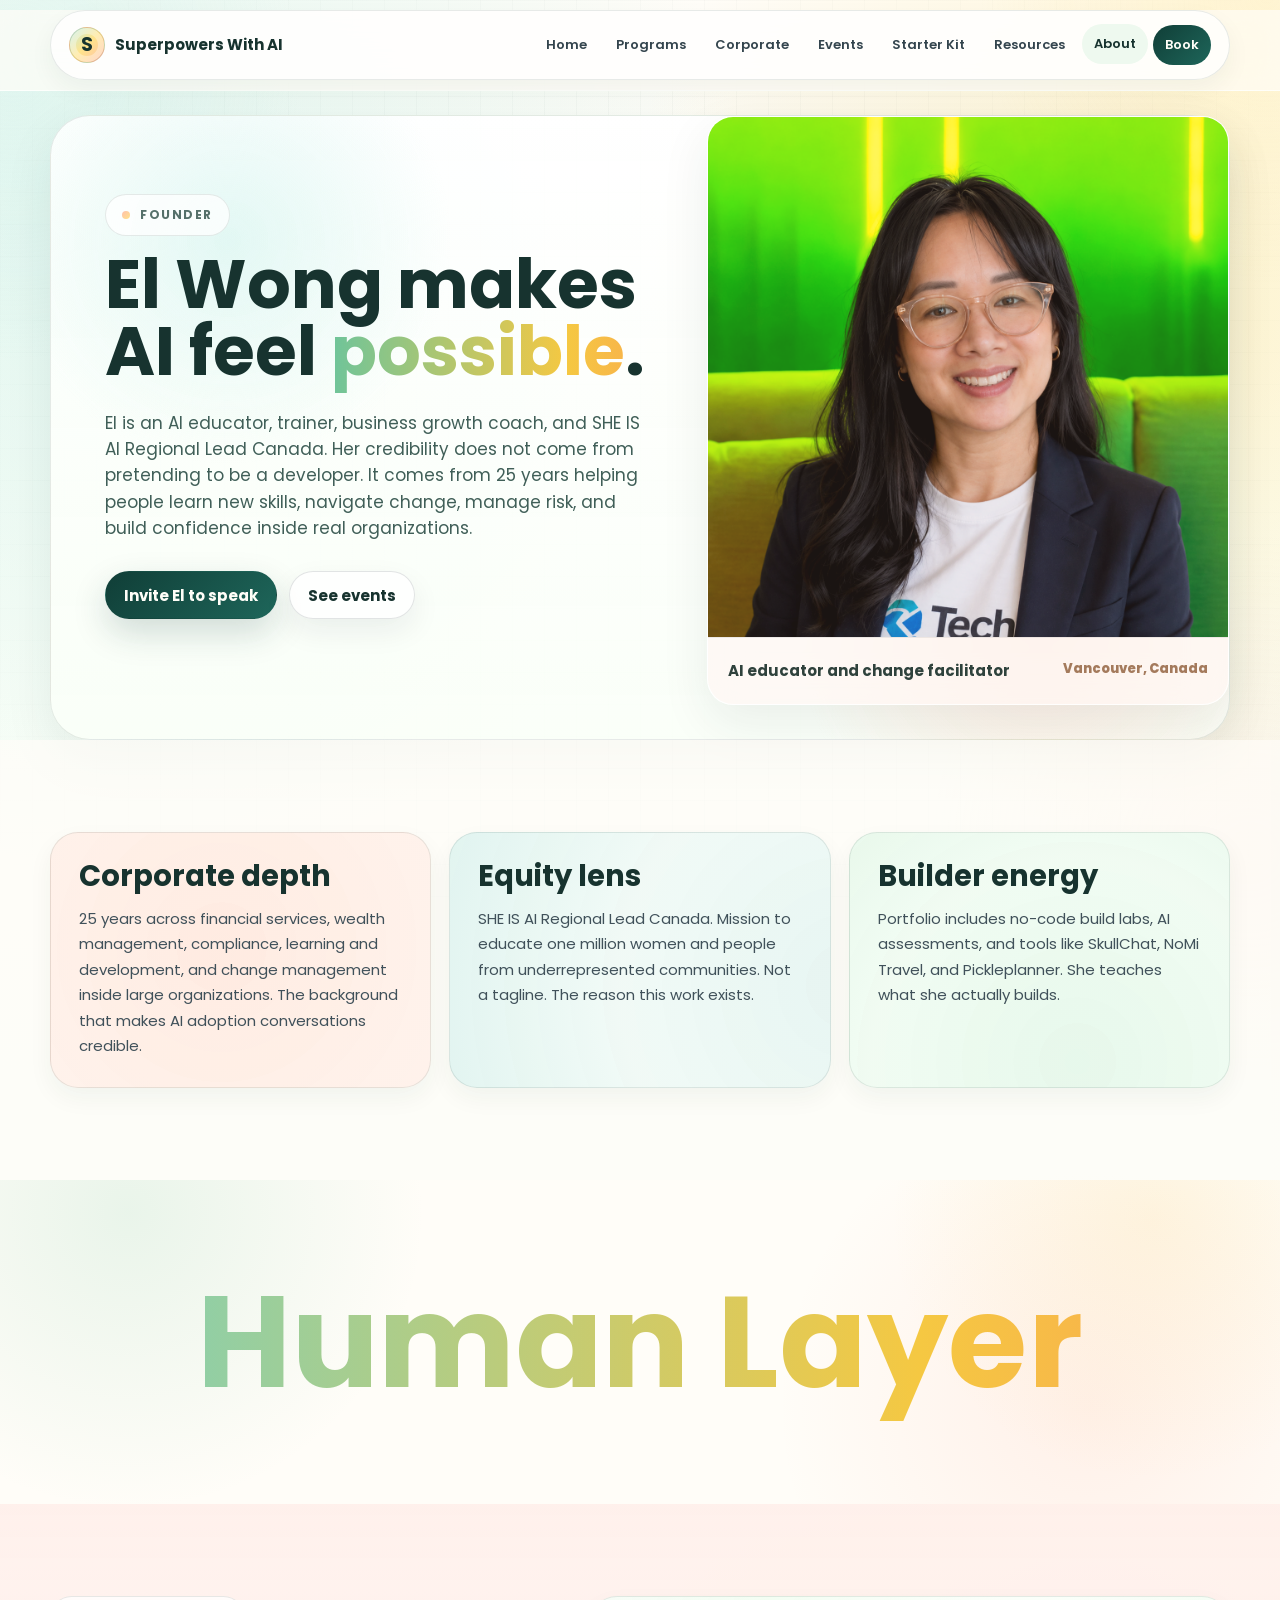
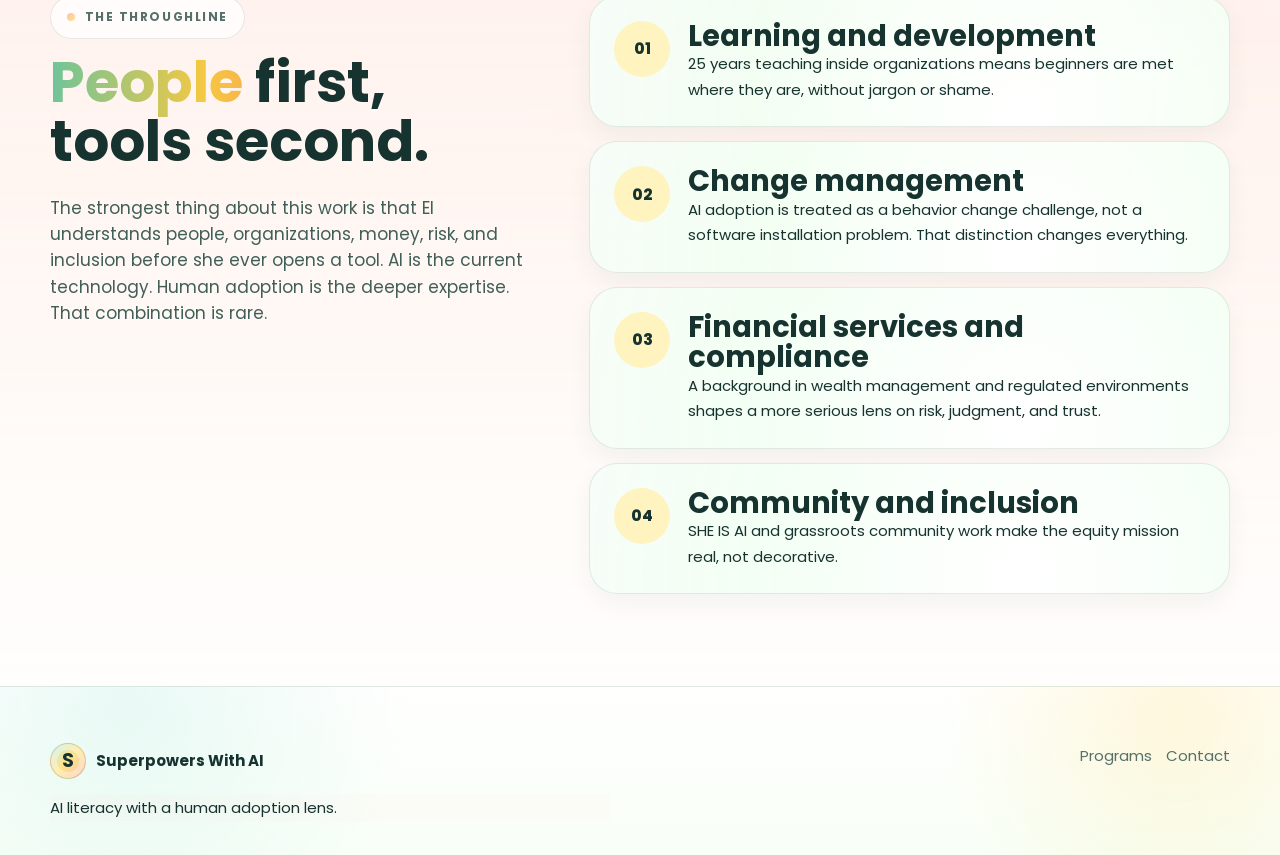
<file: about.html>
<!doctype html>
<html lang="en">
<head>
  <meta charset="utf-8">
  <meta name="viewport" content="width=device-width, initial-scale=1">
  <title>About El Wong | Superpowers With AI</title>
  <link rel="icon" type="image/svg+xml" href="favicon.svg" />
  <link rel="preconnect" href="https://fonts.googleapis.com">
  <link rel="preconnect" href="https://fonts.gstatic.com" crossorigin>
  <link href="https://fonts.googleapis.com/css2?family=Poppins:wght@400;500;600;700;800&display=swap" rel="stylesheet">
  <link rel="stylesheet" href="styles.css">
</head>
<body>
  <header class="site-header"><div class="nav-wrap"><a class="brand" href="index.html"><span class="brand-mark">S</span><span>Superpowers With AI</span></a><nav class="nav-links" aria-label="Primary navigation"><a href="index.html">Home</a><a href="programs.html">Programs</a><a href="corporate-training.html">Corporate</a><a href="workshops-events.html">Events</a><a href="ai-starter-kit.html">Starter Kit</a><a href="resources.html">Resources</a><a class="active" href="about.html">About</a><a class="nav-cta" href="contact.html">Book</a></nav><button class="menu-toggle" type="button" data-menu-toggle aria-label="Open navigation" aria-expanded="false"><span></span><span></span></button></div></header>
  <main>
    <section class="page-hero mint"><div class="container hero-grid"><div><p class="eyebrow-badge">Founder</p><h1>El Wong makes AI feel <span class="gradient-accent">possible</span>.</h1><p class="lede">El is an AI educator, trainer, business growth coach, and SHE IS AI Regional Lead Canada. Her credibility does not come from pretending to be a developer. It comes from 25 years helping people learn new skills, navigate change, manage risk, and build confidence inside real organizations.</p><div class="actions"><a class="button primary" href="contact.html">Invite El to speak</a><a class="button" href="workshops-events.html">See events</a></div></div><div class="portrait-card reveal"><img src="founder photo.png" alt="El Wong"><div class="portrait-caption"><strong>AI educator and change facilitator</strong><span class="mini-kicker">Vancouver, Canada</span></div></div></div></section>
    <section class="section pearl"><div class="container grid-3"><article class="card pad accent-peach reveal"><h3>Corporate depth</h3><p>25 years across financial services, wealth management, compliance, learning and development, and change management inside large organizations. The background that makes AI adoption conversations credible.</p></article><article class="card pad accent-sky reveal"><h3>Equity lens</h3><p>SHE IS AI Regional Lead Canada. Mission to educate one million women and people from underrepresented communities. Not a tagline. The reason this work exists.</p></article><article class="card pad accent-mint reveal"><h3>Builder energy</h3><p>Portfolio includes no-code build labs, AI assessments, and tools like SkullChat, NoMi Travel, and Pickleplanner. She teaches what she actually builds.</p></article></div></section>
    <section class="keyword-band"><a href="contact.html" class="keyword">Human Layer</a></section>
    <section class="section blush"><div class="container split"><div class="sticky-note reveal"><p class="eyebrow-badge">The throughline</p><h2><span class="gradient-accent">People</span> first, tools second.</h2><p class="lede">The strongest thing about this work is that El understands people, organizations, money, risk, and inclusion before she ever opens a tool. AI is the current technology. Human adoption is the deeper expertise. That combination is rare.</p></div><div class="process"><div class="process-item reveal"><div><h3>Learning and development</h3><p>25 years teaching inside organizations means beginners are met where they are, without jargon or shame.</p></div></div><div class="process-item reveal"><div><h3>Change management</h3><p>AI adoption is treated as a behavior change challenge, not a software installation problem. That distinction changes everything.</p></div></div><div class="process-item reveal"><div><h3>Financial services and compliance</h3><p>A background in wealth management and regulated environments shapes a more serious lens on risk, judgment, and trust.</p></div></div><div class="process-item reveal"><div><h3>Community and inclusion</h3><p>SHE IS AI and grassroots community work make the equity mission real, not decorative.</p></div></div></div></div></section>
  </main>
  <footer class="site-footer"><div class="container footer-grid"><div><a class="brand" href="index.html"><span class="brand-mark">S</span><span>Superpowers With AI</span></a><p style="margin-top:16px;  background: rgba(255, 192, 173, 0.05);max-width:560px;">AI literacy with a human adoption lens.</p></div><div class="footer-links"><a href="programs.html">Programs</a><a href="contact.html">Contact</a></div></div></footer>
  <button class="back-to-top" type="button" data-back-to-top aria-label="Back to top">Up</button><script src="script.js"></script>
</body>
</html>
</file>
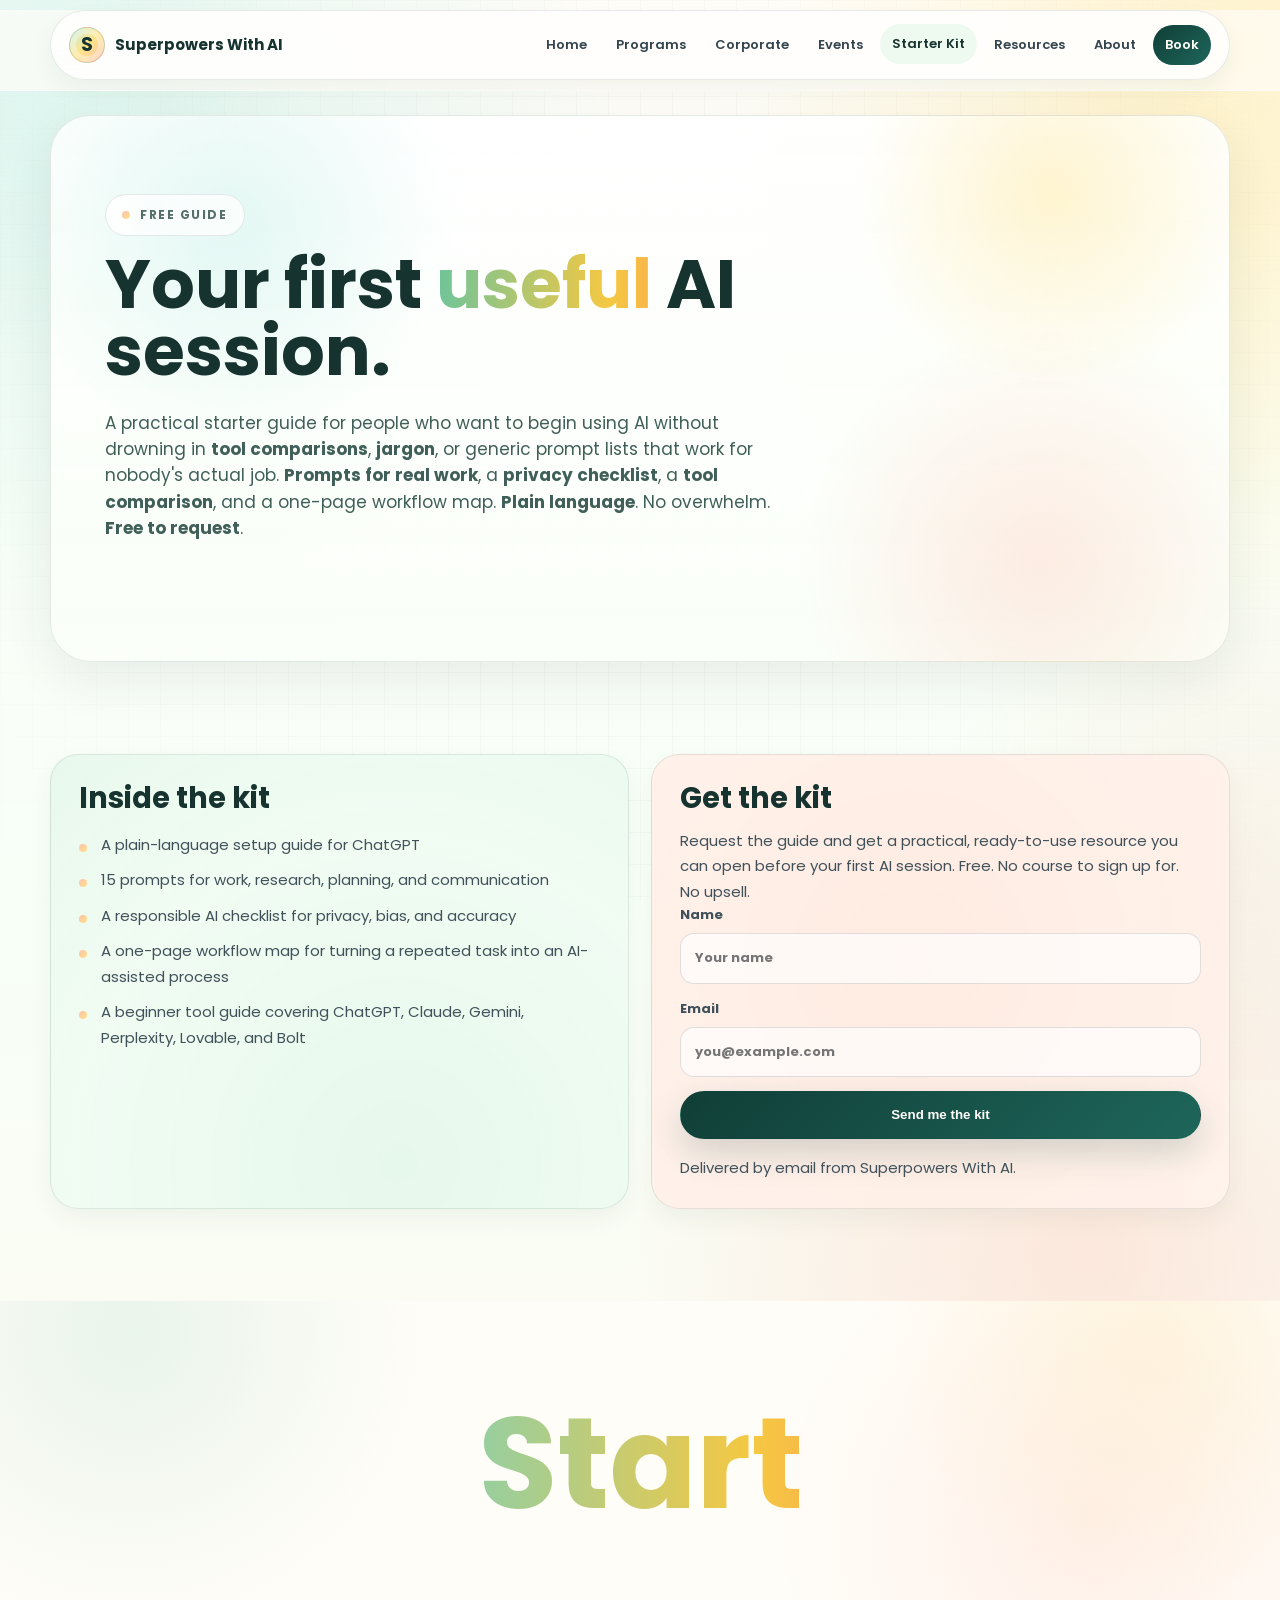
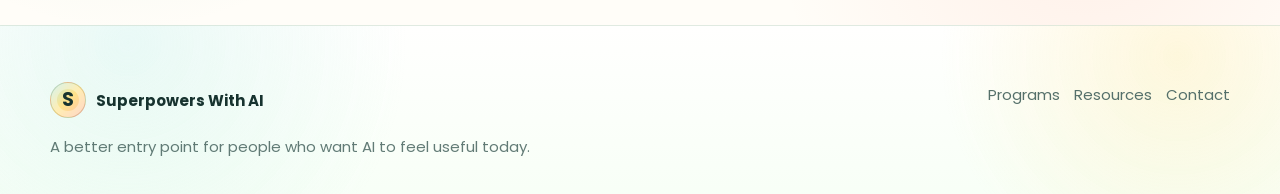
<file: ai-starter-kit.html>
<!doctype html>
<html lang="en">
<head>
  <meta charset="utf-8">
  <meta name="viewport" content="width=device-width, initial-scale=1">
  <title>AI Starter Kit | Superpowers With AI</title>
  <link rel="icon" type="image/svg+xml" href="favicon.svg" />
  <link rel="preconnect" href="https://fonts.googleapis.com">
  <link rel="preconnect" href="https://fonts.gstatic.com" crossorigin>
  <link href="https://fonts.googleapis.com/css2?family=Poppins:wght@400;500;600;700;800&display=swap" rel="stylesheet">
  <link rel="stylesheet" href="styles.css">
</head>
<body>
  <header class="site-header"><div class="nav-wrap"><a class="brand" href="index.html"><span class="brand-mark">S</span><span>Superpowers With AI</span></a><nav class="nav-links" aria-label="Primary navigation"><a href="index.html">Home</a><a href="programs.html">Programs</a><a href="corporate-training.html">Corporate</a><a href="workshops-events.html">Events</a><a class="active" href="ai-starter-kit.html">Starter Kit</a><a href="resources.html">Resources</a><a href="about.html">About</a><a class="nav-cta" href="contact.html">Book</a></nav><button class="menu-toggle" type="button" data-menu-toggle aria-label="Open navigation" aria-expanded="false"><span></span><span></span></button></div></header>
  <main>
    <section class="page-hero sky"><div class="container"><p class="eyebrow-badge">Free guide</p><h1>Your first <span class="gradient-accent">useful</span> AI session.</h1><p class="lede">A practical starter guide for people who want to begin using AI without drowning in <strong>tool comparisons</strong>, <strong>jargon</strong>, or generic prompt lists that work for nobody's actual job. <strong>Prompts for real work</strong>, a <strong>privacy checklist</strong>, a <strong>tool comparison</strong>, and a one-page workflow map. <strong>Plain language</strong>. No overwhelm. <strong>Free to request</strong>.</p></div></section>
    <section class="section"><div class="container grid-2"><article class="card pad accent-mint reveal"><h3>Inside the kit</h3><ul><li>A plain-language setup guide for ChatGPT</li><li>15 prompts for work, research, planning, and communication</li><li>A responsible AI checklist for privacy, bias, and accuracy</li><li>A one-page workflow map for turning a repeated task into an AI-assisted process</li><li>A beginner tool guide covering ChatGPT, Claude, Gemini, Perplexity, Lovable, and Bolt</li></ul></article><article class="card pad accent-peach reveal"><h3>Get the kit</h3><p>Request the guide and get a practical, ready-to-use resource you can open before your first AI session. Free. No course to sign up for. No upsell.</p><form data-mail-form data-subject="AI Starter Kit request"><label>Name<input name="Name" type="text" placeholder="Your name"></label><label>Email<input name="Email" type="email" placeholder="you@example.com"></label><button class="button primary" type="submit">Send me the kit</button></form><p class="source-note">Delivered by email from Superpowers With AI.</p></article></div></section>
    <section class="keyword-band"><a href="contact.html" class="keyword">Start</a></section>
  </main>
  <footer class="site-footer"><div class="container footer-grid"><div><a class="brand" href="index.html"><span class="brand-mark">S</span><span>Superpowers With AI</span></a><p style="margin-top:16px;color:rgba(85,112,106,.92);max-width:560px;">A better entry point for people who want AI to feel useful today.</p></div><div class="footer-links"><a href="programs.html">Programs</a><a href="resources.html">Resources</a><a href="contact.html">Contact</a></div></div></footer>
  <button class="back-to-top" type="button" data-back-to-top aria-label="Back to top">Up</button><script src="script.js"></script>
</body>
</html>
</file>
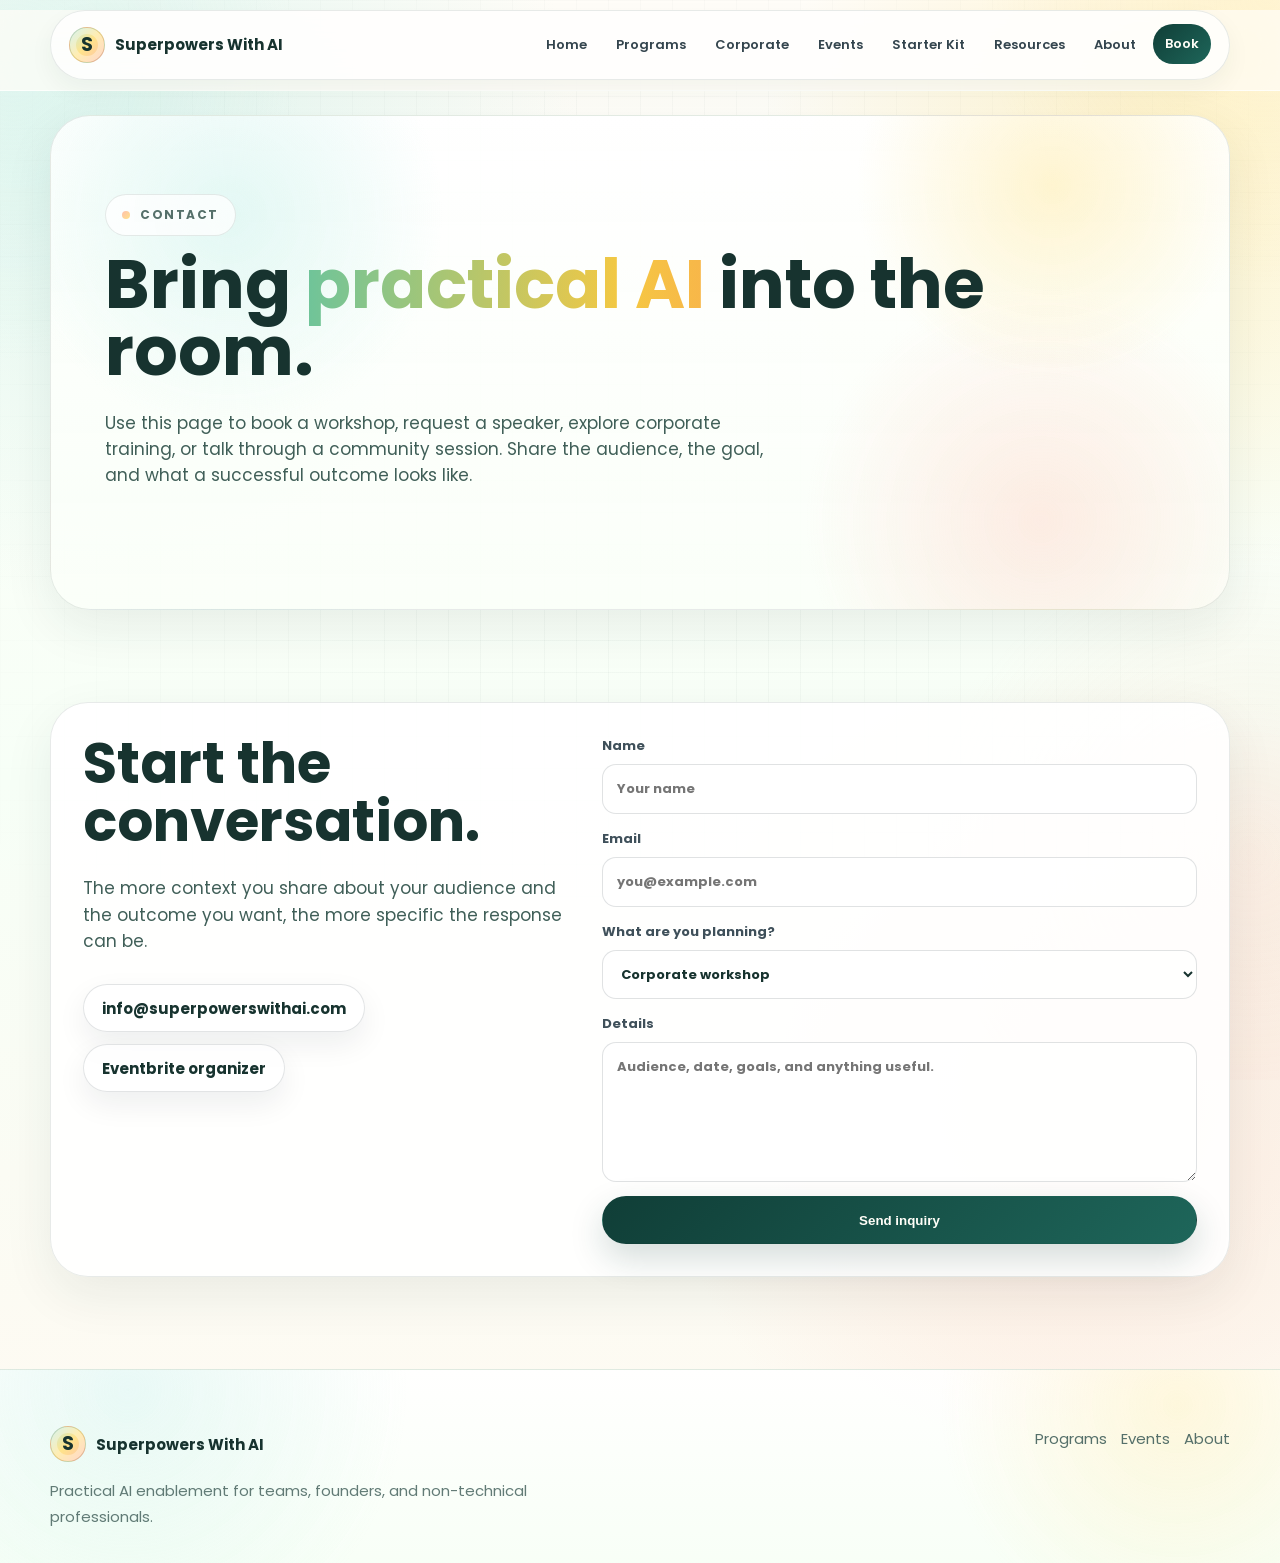
<file: contact.html>
<!doctype html>
<html lang="en">
<head>
  <meta charset="utf-8">
  <meta name="viewport" content="width=device-width, initial-scale=1">
  <title>Contact | Superpowers With AI</title>
  <link rel="icon" type="image/svg+xml" href="favicon.svg" />
  <link rel="preconnect" href="https://fonts.googleapis.com">
  <link rel="preconnect" href="https://fonts.gstatic.com" crossorigin>
  <link href="https://fonts.googleapis.com/css2?family=Poppins:wght@400;500;600;700;800&display=swap" rel="stylesheet">
  <link rel="stylesheet" href="styles.css">
</head>
<body>
  <header class="site-header"><div class="nav-wrap"><a class="brand" href="index.html"><span class="brand-mark">S</span><span>Superpowers With AI</span></a><nav class="nav-links" aria-label="Primary navigation"><a href="index.html">Home</a><a href="programs.html">Programs</a><a href="corporate-training.html">Corporate</a><a href="workshops-events.html">Events</a><a href="ai-starter-kit.html">Starter Kit</a><a href="resources.html">Resources</a><a href="about.html">About</a><a class="nav-cta active" href="contact.html">Book</a></nav><button class="menu-toggle" type="button" data-menu-toggle aria-label="Open navigation" aria-expanded="false"><span></span><span></span></button></div></header>
  <main>
    <section class="page-hero sky"><div class="container"><p class="eyebrow-badge">Contact</p><h1>Bring <span class="gradient-accent">practical AI</span> into the room.</h1><p class="lede">Use this page to book a workshop, request a speaker, explore corporate training, or talk through a community session. Share the audience, the goal, and what a successful outcome looks like.</p></div></section>
    <section class="section"><div class="container form-shell reveal"><div><h2>Start the conversation.</h2><p class="lede">The more context you share about your audience and the outcome you want, the more specific the response can be.</p><div class="actions"><a class="button" href="mailto:info@superpowerswithai.com">info@superpowerswithai.com</a><a class="button" href="https://www.eventbrite.com/o/superpowers-with-ai-el-wong-105922979711" target="_blank" rel="noreferrer">Eventbrite organizer</a></div></div><form data-mail-form data-subject="Workshop inquiry"><label>Name<input name="Name" type="text" placeholder="Your name"></label><label>Email<input name="Email" type="email" placeholder="you@example.com"></label><label>What are you planning?<select name="Request type"><option>Corporate workshop</option><option>Community event</option><option>Build lab</option><option>Speaking request</option><option>Partnership</option></select></label><label>Details<textarea name="Details" placeholder="Audience, date, goals, and anything useful."></textarea></label><button class="button primary" type="submit">Send inquiry</button></form></div></section>
  </main>
  <footer class="site-footer"><div class="container footer-grid"><div><a class="brand" href="index.html"><span class="brand-mark">S</span><span>Superpowers With AI</span></a><p style="margin-top:16px;color:rgba(85,112,106,.92);max-width:560px;">Practical AI enablement for teams, founders, and non-technical professionals.</p></div><div class="footer-links"><a href="programs.html">Programs</a><a href="workshops-events.html">Events</a><a href="about.html">About</a></div></div></footer>
  <button class="back-to-top" type="button" data-back-to-top aria-label="Back to top">Up</button><script src="script.js"></script>
</body>
</html>
</file>
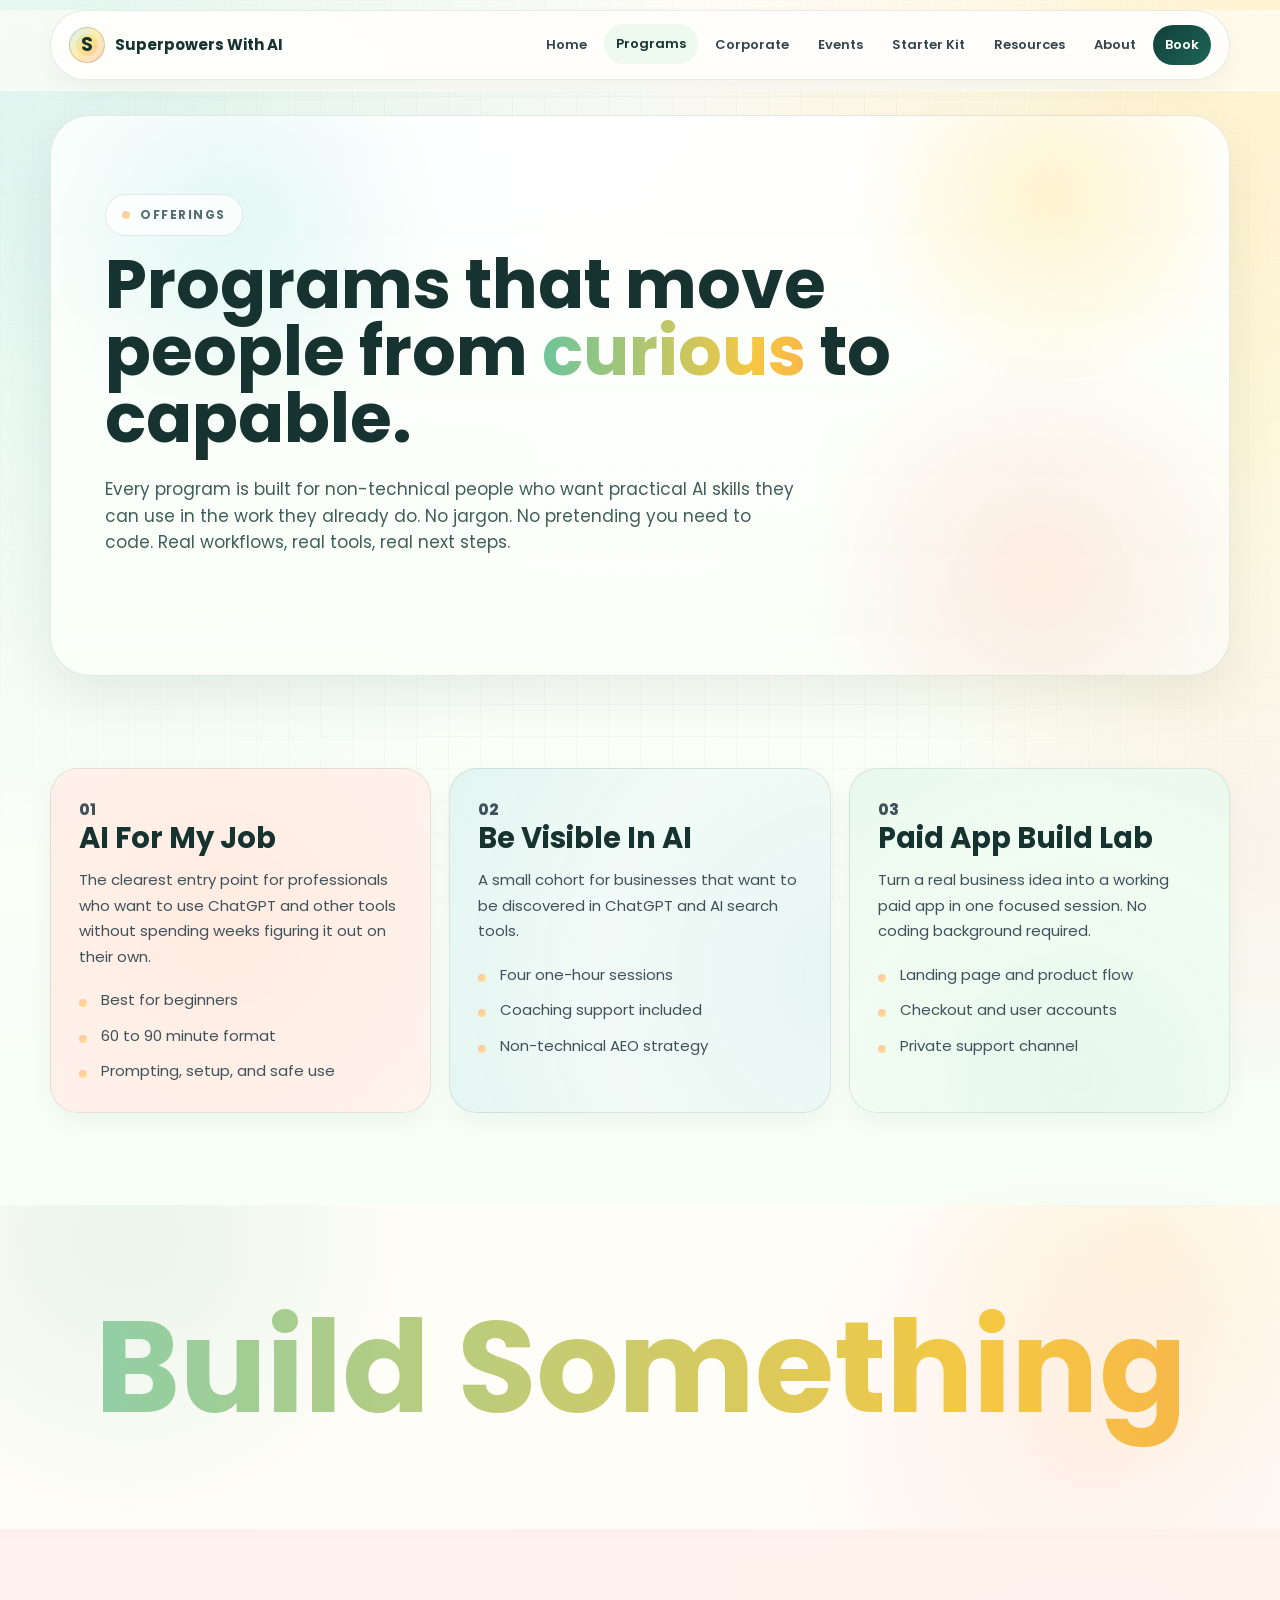
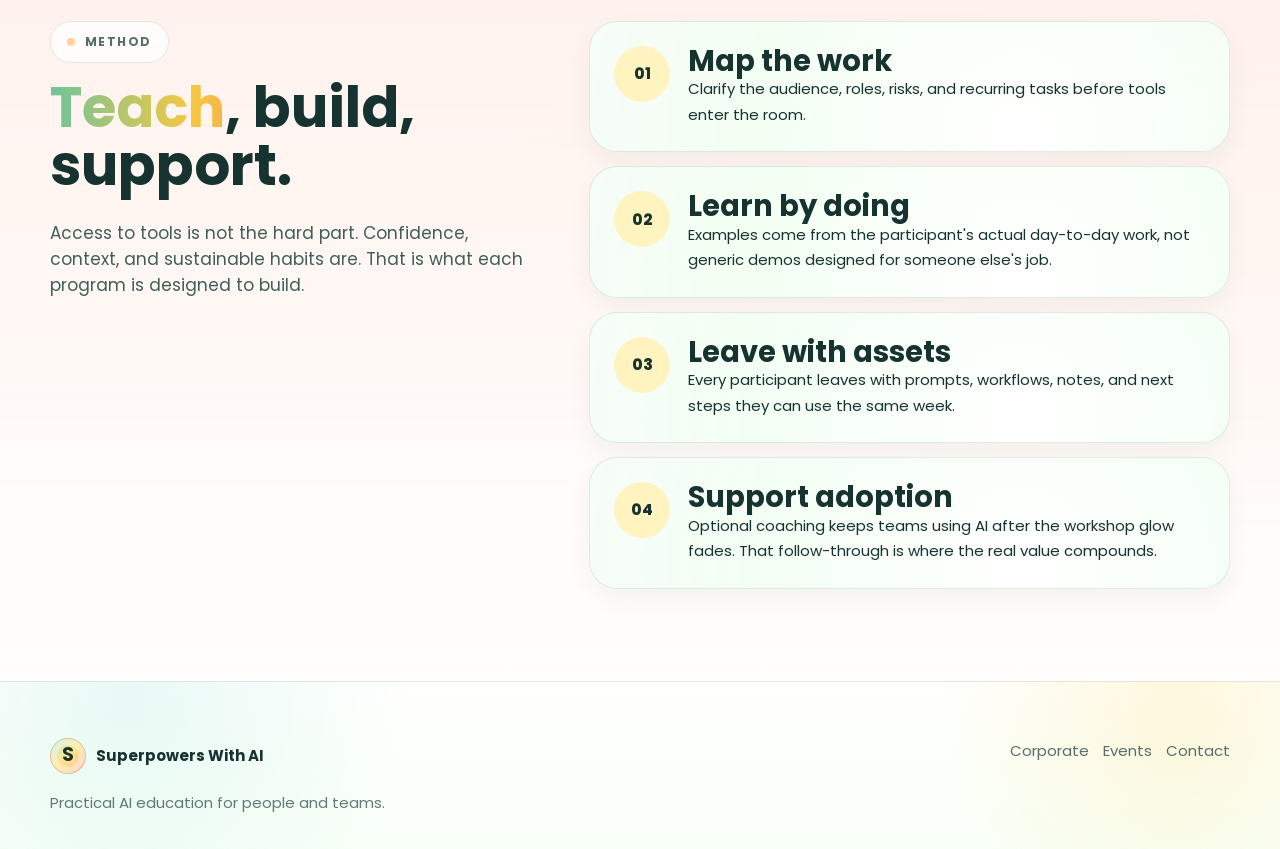
<file: programs.html>
<!doctype html>
<html lang="en">
<head>
  <meta charset="utf-8">
  <meta name="viewport" content="width=device-width, initial-scale=1">
  <title>Programs | Superpowers With AI</title>
  <link rel="icon" type="image/svg+xml" href="favicon.svg" />
  <link rel="preconnect" href="https://fonts.googleapis.com">
  <link rel="preconnect" href="https://fonts.gstatic.com" crossorigin>
  <link href="https://fonts.googleapis.com/css2?family=Poppins:wght@400;500;600;700;800&display=swap" rel="stylesheet">
  <link rel="stylesheet" href="styles.css">
</head>
<body>
  <header class="site-header"><div class="nav-wrap"><a class="brand" href="index.html"><span class="brand-mark">S</span><span>Superpowers With AI</span></a><nav class="nav-links" aria-label="Primary navigation"><a href="index.html">Home</a><a class="active" href="programs.html">Programs</a><a href="corporate-training.html">Corporate</a><a href="workshops-events.html">Events</a><a href="ai-starter-kit.html">Starter Kit</a><a href="resources.html">Resources</a><a href="about.html">About</a><a class="nav-cta" href="contact.html">Book</a></nav><button class="menu-toggle" type="button" data-menu-toggle aria-label="Open navigation" aria-expanded="false"><span></span><span></span></button></div></header>
  <main>
    <section class="page-hero sky"><div class="container"><p class="eyebrow-badge">Offerings</p><h1>Programs that move people from <span class="gradient-accent">curious</span> to capable.</h1><p class="lede">Every program is built for non-technical people who want practical AI skills they can use in the work they already do. No jargon. No pretending you need to code. Real workflows, real tools, real next steps.</p></div></section>
    <section class="section"><div class="container grid-3"><article class="card pad accent-peach reveal"><p class="mini-kicker">01</p><h3>AI For My Job</h3><p>The clearest entry point for professionals who want to use ChatGPT and other tools without spending weeks figuring it out on their own.</p><ul><li>Best for beginners</li><li>60 to 90 minute format</li><li>Prompting, setup, and safe use</li></ul></article><article class="card pad accent-sky reveal"><p class="mini-kicker">02</p><h3>Be Visible In AI</h3><p>A small cohort for businesses that want to be discovered in ChatGPT and AI search tools.</p><ul><li>Four one-hour sessions</li><li>Coaching support included</li><li>Non-technical AEO strategy</li></ul></article><article class="card pad accent-mint reveal"><p class="mini-kicker">03</p><h3>Paid App Build Lab</h3><p>Turn a real business idea into a working paid app in one focused session. No coding background required.</p><ul><li>Landing page and product flow</li><li>Checkout and user accounts</li><li>Private support channel</li></ul></article></div></section>
    <section class="keyword-band"><a href="contact.html" class="keyword">Build Something</a></section>
    <section class="section blush"><div class="container split"><div class="sticky-note reveal"><p class="eyebrow-badge">Method</p>            <h2><span class="gradient-accent">Teach</span>, build, support.</h2><p class="lede">Access to tools is not the hard part. Confidence, context, and sustainable habits are. That is what each program is designed to build.</p></div><div class="process"><div class="process-item reveal"><div><h3>Map the work</h3><p>Clarify the audience, roles, risks, and recurring tasks before tools enter the room.</p></div></div><div class="process-item reveal"><div><h3>Learn by doing</h3><p>Examples come from the participant's actual day-to-day work, not generic demos designed for someone else's job.</p></div></div><div class="process-item reveal"><div><h3>Leave with assets</h3><p>Every participant leaves with prompts, workflows, notes, and next steps they can use the same week.</p></div></div><div class="process-item reveal"><div><h3>Support adoption</h3><p>Optional coaching keeps teams using AI after the workshop glow fades. That follow-through is where the real value compounds.</p></div></div></div></div></section>
  </main>
  <footer class="site-footer"><div class="container footer-grid"><div><a class="brand" href="index.html"><span class="brand-mark">S</span><span>Superpowers With AI</span></a><p style="margin-top:16px;color:rgba(85,112,106,.92);max-width:560px;">Practical AI education for people and teams.</p></div><div class="footer-links"><a href="corporate-training.html">Corporate</a><a href="workshops-events.html">Events</a><a href="contact.html">Contact</a></div></div></footer>
  <button class="back-to-top" type="button" data-back-to-top aria-label="Back to top">Up</button><script src="script.js"></script>
</body>
</html>
</file>
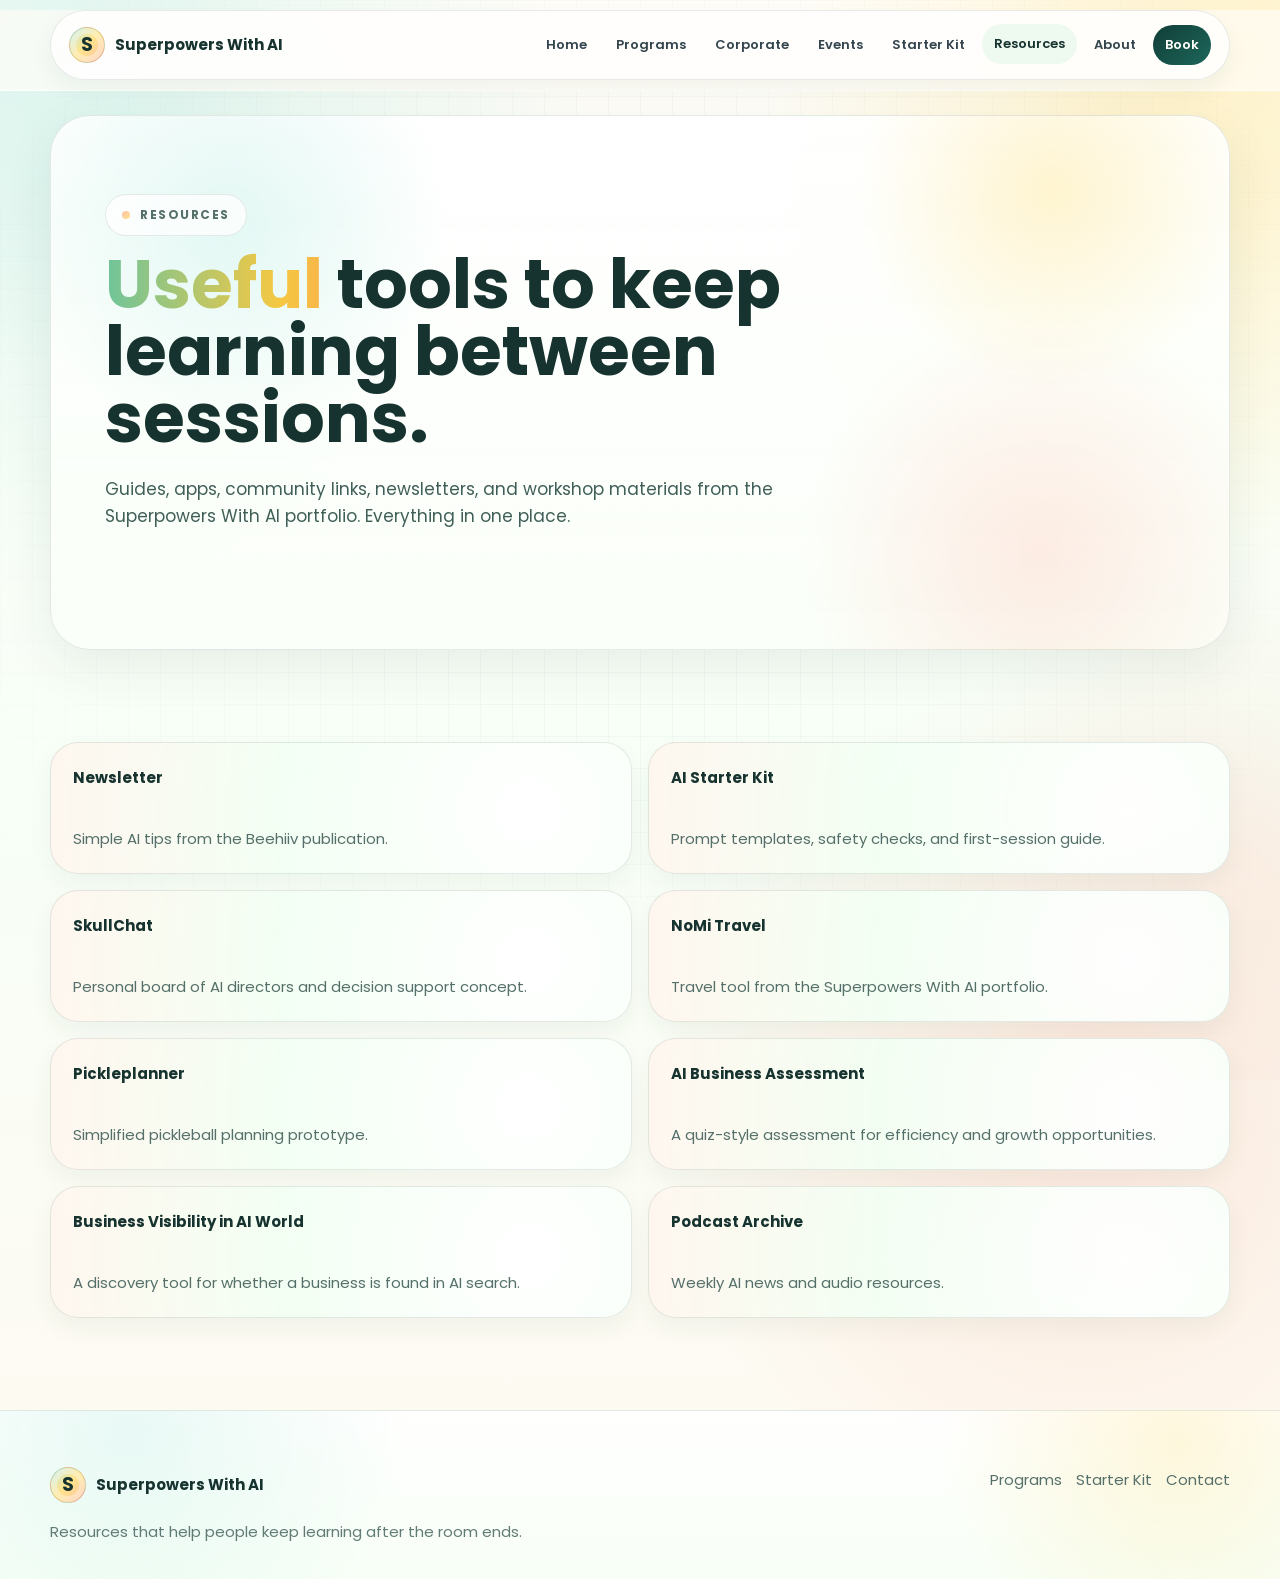
<file: resources.html>
<!doctype html>
<html lang="en">
<head>
  <meta charset="utf-8">
  <meta name="viewport" content="width=device-width, initial-scale=1">
  <title>Resources | Superpowers With AI</title>
  <link rel="icon" type="image/svg+xml" href="favicon.svg" />
  <link rel="preconnect" href="https://fonts.googleapis.com">
  <link rel="preconnect" href="https://fonts.gstatic.com" crossorigin>
  <link href="https://fonts.googleapis.com/css2?family=Poppins:wght@400;500;600;700;800&display=swap" rel="stylesheet">
  <link rel="stylesheet" href="styles.css">
</head>
<body>
  <header class="site-header"><div class="nav-wrap"><a class="brand" href="index.html"><span class="brand-mark">S</span><span>Superpowers With AI</span></a><nav class="nav-links" aria-label="Primary navigation"><a href="index.html">Home</a><a href="programs.html">Programs</a><a href="corporate-training.html">Corporate</a><a href="workshops-events.html">Events</a><a href="ai-starter-kit.html">Starter Kit</a><a class="active" href="resources.html">Resources</a><a href="about.html">About</a><a class="nav-cta" href="contact.html">Book</a></nav><button class="menu-toggle" type="button" data-menu-toggle aria-label="Open navigation" aria-expanded="false"><span></span><span></span></button></div></header>
  <main>
    <section class="page-hero mint"><div class="container"><p class="eyebrow-badge">Resources</p><h1><span class="gradient-accent">Useful</span> tools to keep learning between sessions.</h1><p class="lede">Guides, apps, community links, newsletters, and workshop materials from the Superpowers With AI portfolio. Everything in one place.</p></div></section>
    <section class="section"><div class="container resource-list"><a class="resource-link reveal" href="https://superpowerswithai.beehiiv.com" target="_blank" rel="noreferrer"><strong>Newsletter</strong><span>Simple AI tips from the Beehiiv publication.</span></a><a class="resource-link reveal" href="ai-starter-kit.html"><strong>AI Starter Kit</strong><span>Prompt templates, safety checks, and first-session guide.</span></a><a class="resource-link reveal" href="https://www.skullchat.com/" target="_blank" rel="noreferrer"><strong>SkullChat</strong><span>Personal board of AI directors and decision support concept.</span></a><a class="resource-link reveal" href="https://nomi.superpowerswithai.com" target="_blank" rel="noreferrer"><strong>NoMi Travel</strong><span>Travel tool from the Superpowers With AI portfolio.</span></a><a class="resource-link reveal" href="https://pickleplanner.lovable.dev" target="_blank" rel="noreferrer"><strong>Pickleplanner</strong><span>Simplified pickleball planning prototype.</span></a><a class="resource-link reveal" href="https://ai-for-business-quiz.lovable.app/" target="_blank" rel="noreferrer"><strong>AI Business Assessment</strong><span>A quiz-style assessment for efficiency and growth opportunities.</span></a><a class="resource-link reveal" href="https://aeo-business-discovery.lovable.app/" target="_blank" rel="noreferrer"><strong>Business Visibility in AI World</strong><span>A discovery tool for whether a business is found in AI search.</span></a><a class="resource-link reveal" href="https://www.superpowerswithai.com/podcast" target="_blank" rel="noreferrer"><strong>Podcast Archive</strong><span>Weekly AI news and audio resources.</span></a></div></section>
  </main>
  <footer class="site-footer"><div class="container footer-grid"><div><a class="brand" href="index.html"><span class="brand-mark">S</span><span>Superpowers With AI</span></a><p style="margin-top:16px;color:rgba(85,112,106,.92);max-width:560px;">Resources that help people keep learning after the room ends.</p></div><div class="footer-links"><a href="programs.html">Programs</a><a href="ai-starter-kit.html">Starter Kit</a><a href="contact.html">Contact</a></div></div></footer>
  <button class="back-to-top" type="button" data-back-to-top aria-label="Back to top">Up</button><script src="script.js"></script>
</body>
</html>
</file>
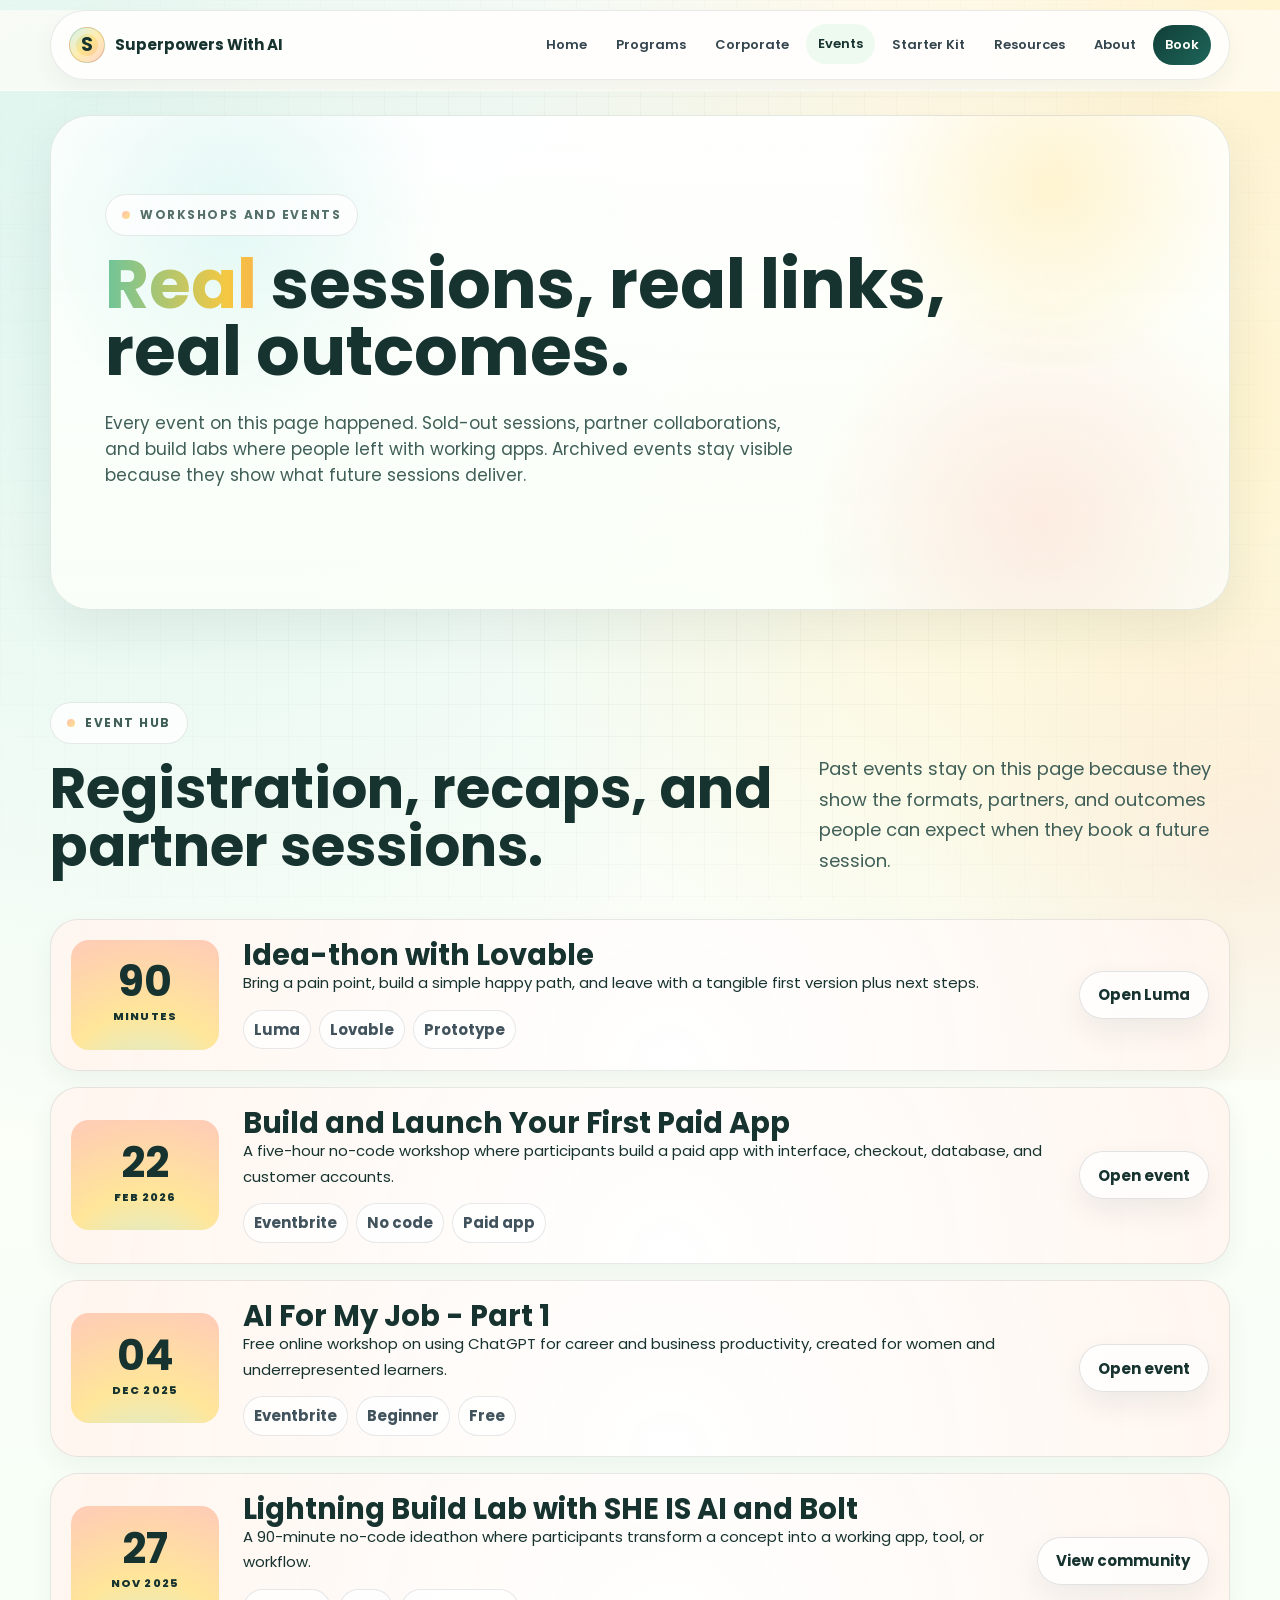
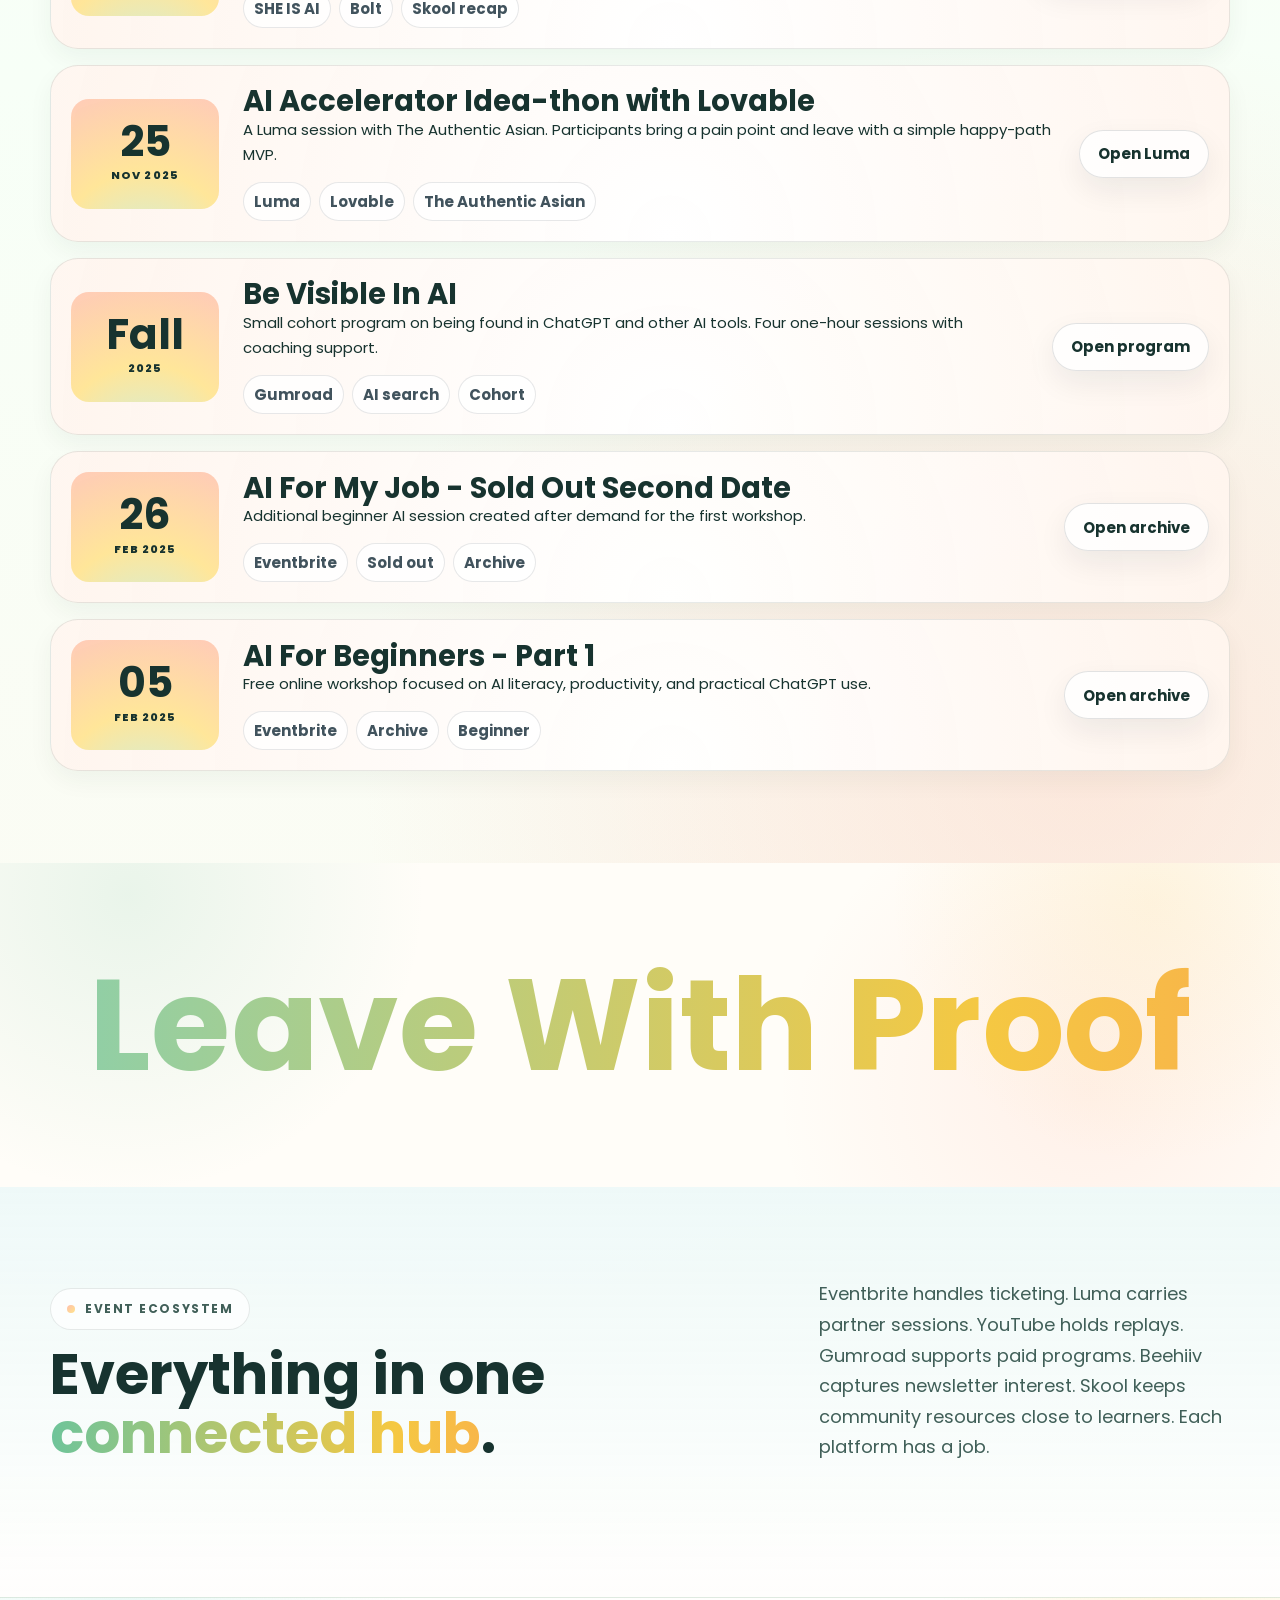
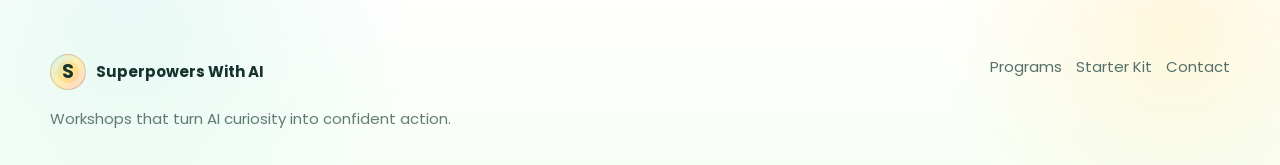
<file: workshops-events.html>
<!doctype html>
<html lang="en">
<head>
  <meta charset="utf-8">
  <meta name="viewport" content="width=device-width, initial-scale=1">
  <title>Workshops and Events | Superpowers With AI</title>
  <link rel="icon" type="image/svg+xml" href="favicon.svg" />
  <link rel="preconnect" href="https://fonts.googleapis.com">
  <link rel="preconnect" href="https://fonts.gstatic.com" crossorigin>
  <link href="https://fonts.googleapis.com/css2?family=Poppins:wght@400;500;600;700;800&display=swap" rel="stylesheet">
  <link rel="stylesheet" href="styles.css">
</head>
<body>
  <header class="site-header"><div class="nav-wrap"><a class="brand" href="index.html"><span class="brand-mark">S</span><span>Superpowers With AI</span></a><nav class="nav-links" aria-label="Primary navigation"><a href="index.html">Home</a><a href="programs.html">Programs</a><a href="corporate-training.html">Corporate</a><a class="active" href="workshops-events.html">Events</a><a href="ai-starter-kit.html">Starter Kit</a><a href="resources.html">Resources</a><a href="about.html">About</a><a class="nav-cta" href="contact.html">Book</a></nav><button class="menu-toggle" type="button" data-menu-toggle aria-label="Open navigation" aria-expanded="false"><span></span><span></span></button></div></header>
  <main>
    <section class="page-hero blush"><div class="container"><p class="eyebrow-badge">Workshops and Events</p><h1><span class="gradient-accent">Real</span> sessions, real links, real outcomes.</h1><p class="lede">Every event on this page happened. Sold-out sessions, partner collaborations, and build labs where people left with working apps. Archived events stay visible because they show what future sessions deliver.</p></div></section>
    <section class="section">
      <div class="container">
        <div class="section-head reveal"><div><p class="eyebrow-badge">Event hub</p><h2>Registration, recaps, and partner sessions.</h2></div><p>Past events stay on this page because they show the formats, partners, and outcomes people can expect when they book a future session.</p></div>
        <div class="event-grid">
          <article class="event-card reveal"><div class="event-date"><div><strong>90</strong><span>Minutes</span></div></div><div><h3>Idea-thon with Lovable</h3><p>Bring a pain point, build a simple happy path, and leave with a tangible first version plus next steps.</p><div class="tags"><span class="tag">Luma</span><span class="tag">Lovable</span><span class="tag">Prototype</span></div></div><a class="button" href="https://luma.com/o7isxwig" target="_blank" rel="noreferrer">Open Luma</a></article>
          <article class="event-card reveal"><div class="event-date"><div><strong>22</strong><span>Feb 2026</span></div></div><div><h3>Build and Launch Your First Paid App</h3><p>A five-hour no-code workshop where participants build a paid app with interface, checkout, database, and customer accounts.</p><div class="tags"><span class="tag">Eventbrite</span><span class="tag">No code</span><span class="tag">Paid app</span></div></div><a class="button" href="https://www.eventbrite.ca/e/build-and-launch-your-first-paid-app-non-technicalno-coding-required-tickets-1979747287430" target="_blank" rel="noreferrer">Open event</a></article>
          <article class="event-card reveal"><div class="event-date"><div><strong>04</strong><span>Dec 2025</span></div></div><div><h3>AI For My Job - Part 1</h3><p>Free online workshop on using ChatGPT for career and business productivity, created for women and underrepresented learners.</p><div class="tags"><span class="tag">Eventbrite</span><span class="tag">Beginner</span><span class="tag">Free</span></div></div><a class="button" href="https://www.eventbrite.ca/e/ai-for-my-job-part-1-tickets-1668976627019" target="_blank" rel="noreferrer">Open event</a></article>
          <article class="event-card reveal"><div class="event-date"><div><strong>27</strong><span>Nov 2025</span></div></div><div><h3>Lightning Build Lab with SHE IS AI and Bolt</h3><p>A 90-minute no-code ideathon where participants transform a concept into a working app, tool, or workflow.</p><div class="tags"><span class="tag">SHE IS AI</span><span class="tag">Bolt</span><span class="tag">Skool recap</span></div></div><a class="button" href="https://www.skool.com/%40el-wong-4705?g=she-is-ai-community" target="_blank" rel="noreferrer">View community</a></article>
          <article class="event-card reveal"><div class="event-date"><div><strong>25</strong><span>Nov 2025</span></div></div><div><h3>AI Accelerator Idea-thon with Lovable</h3><p>A Luma session with The Authentic Asian. Participants bring a pain point and leave with a simple happy-path MVP.</p><div class="tags"><span class="tag">Luma</span><span class="tag">Lovable</span><span class="tag">The Authentic Asian</span></div></div><a class="button" href="https://luma.com/o7isxwig" target="_blank" rel="noreferrer">Open Luma</a></article>
          <article class="event-card reveal"><div class="event-date"><div><strong>Fall</strong><span>2025</span></div></div><div><h3>Be Visible In AI</h3><p>Small cohort program on being found in ChatGPT and other AI tools. Four one-hour sessions with coaching support.</p><div class="tags"><span class="tag">Gumroad</span><span class="tag">AI search</span><span class="tag">Cohort</span></div></div><a class="button" href="https://superpowerswithai.gumroad.com/l/apzwth" target="_blank" rel="noreferrer">Open program</a></article>
          <article class="event-card reveal"><div class="event-date"><div><strong>26</strong><span>Feb 2025</span></div></div><div><h3>AI For My Job - Sold Out Second Date</h3><p>Additional beginner AI session created after demand for the first workshop.</p><div class="tags"><span class="tag">Eventbrite</span><span class="tag">Sold out</span><span class="tag">Archive</span></div></div><a class="button" href="https://www.eventbrite.ca/e/2nd-date-added-ai-for-my-job-part-1-tickets-1227813385889?aff=oddtdtcreator" target="_blank" rel="noreferrer">Open archive</a></article>
          <article class="event-card reveal"><div class="event-date"><div><strong>05</strong><span>Feb 2025</span></div></div><div><h3>AI For Beginners - Part 1</h3><p>Free online workshop focused on AI literacy, productivity, and practical ChatGPT use.</p><div class="tags"><span class="tag">Eventbrite</span><span class="tag">Archive</span><span class="tag">Beginner</span></div></div><a class="button" href="https://www.eventbrite.ca/e/ai-for-my-job-part-1-tickets-1200313623359" target="_blank" rel="noreferrer">Open archive</a></article>
        </div>
      </div>
    </section>
    <section class="keyword-band"><a href="contact.html" class="keyword">Leave With Proof</a></section>
    <section class="section sky"><div class="container section-head reveal"><div><p class="eyebrow-badge">Event ecosystem</p>            <h2>Everything in one <span class="gradient-accent">connected hub</span>.</h2></div><p>Eventbrite handles ticketing. Luma carries partner sessions. YouTube holds replays. Gumroad supports paid programs. Beehiiv captures newsletter interest. Skool keeps community resources close to learners. Each platform has a job.</p></div></section>
  </main>
  <footer class="site-footer"><div class="container footer-grid"><div><a class="brand" href="index.html"><span class="brand-mark">S</span><span>Superpowers With AI</span></a><p style="margin-top:16px;color:rgba(85,112,106,.92);max-width:560px;">Workshops that turn AI curiosity into confident action.</p></div><div class="footer-links"><a href="programs.html">Programs</a><a href="ai-starter-kit.html">Starter Kit</a><a href="contact.html">Contact</a></div></div></footer>
  <button class="back-to-top" type="button" data-back-to-top aria-label="Back to top">Up</button><script src="script.js"></script>
</body>
</html>
</file>
<file: styles.css>
:root {
  --ink: #17332f;
  --ink-soft: #405f58;
  --muted: #55706a;
  --line: rgba(23, 51, 47, 0.1);
  --cream: #fffdf7;
  --pearl: #ffffff;
  --blush: #fff0eb;
  --peach: #ffc0ad;
  --sky: #bfeee6;
  --mint: #d8f0d0;
  --sun: #ffe38a;
  --lavender: #f4f0ff;
  --green: #d8f0d0;
  --coral: #ffc0ad;
  --blue: #bfeee6;
  --gold: #ffe38a;
  --glass: rgba(255, 255, 255, 0.82);
  --glass-strong: rgba(255, 255, 255, 0.9);
  --shadow: 0 18px 50px rgba(23, 51, 47, 0.08);
  --radius: 28px;
  --sans: "Poppins", Arial, sans-serif;
}

* {
  box-sizing: border-box;
}

html {
  scroll-behavior: smooth;
}

body {
  margin: 0;
  color: var(--ink);
  background:
    radial-gradient(circle at 10% 10%, rgba(191, 238, 230, 0.45), transparent 25%),
    radial-gradient(circle at 90% 12%, rgba(255, 227, 138, 0.4), transparent 22%),
    radial-gradient(circle at 85% 70%, rgba(255, 192, 173, 0.35), transparent 28%),
    linear-gradient(180deg, #fffdf8 0%, #f7fff7 50%, #fff9f1 100%);
  font-family: var(--sans);
  font-size: 15px;
  line-height: 1.7;
  overflow-x: hidden;
}

body:before {
  content: "";
  position: fixed;
  inset: -20%;
  z-index: -2;
  background:
    radial-gradient(circle at 15% 20%, rgba(191, 238, 230, 0.24), transparent 18rem),
    radial-gradient(circle at 85% 14%, rgba(255, 227, 138, 0.22), transparent 18rem),
    radial-gradient(circle at 84% 82%, rgba(255, 192, 173, 0.18), transparent 20rem);
  animation: pastelDrift 16s ease-in-out infinite alternate;
}

body:after {
  content: "";
  position: fixed;
  inset: 0;
  z-index: -1;
  pointer-events: none;
  background-image:
    linear-gradient(rgba(23, 51, 47, 0.03) 1px, transparent 1px),
    linear-gradient(90deg, rgba(23, 51, 47, 0.03) 1px, transparent 1px);
  background-size: 32px 32px;
  mask-image: radial-gradient(circle at center, black 34%, transparent 100%);
}

body.nav-open {
  overflow: hidden;
}

::-webkit-scrollbar {
  width: 12px;
}

::-webkit-scrollbar-track {
  background: #fffdf7;
}

::-webkit-scrollbar-thumb {
  border: 3px solid #fffdf7;
  border-radius: 999px;
  background: #ffb6a7;
}

a {
  color: inherit;
  text-decoration: none;
}

img {
  display: block;
  max-width: 100%;
}

@keyframes pastelDrift {
  from {
    transform: translate3d(-2%, -1%, 0) scale(1);
  }
  to {
    transform: translate3d(2%, 2%, 0) scale(1.04);
  }
}

.site-header {
  position: sticky;
  top: 0;
  z-index: 50;
  border-bottom: 1px solid rgba(255, 255, 255, 0.7);
  background: rgba(255, 253, 247, 0.74);
  backdrop-filter: blur(16px) saturate(130%);
}

.nav-wrap {
  display: flex;
  align-items: center;
  justify-content: space-between;
  width: min(1180px, calc(100% - 40px));
  margin: 0 auto;
  padding: 14px 18px;
  margin-top: 10px;
  margin-bottom: 10px;
  border: 1px solid var(--line);
  border-radius: 999px;
  background: rgba(255, 255, 255, 0.78);
  box-shadow: 0 10px 24px rgba(23, 51, 47, 0.05);
}

.brand {
  display: inline-flex;
  align-items: center;
  gap: 10px;
  font-weight: 700;
  letter-spacing: 0;
}

.brand-mark {
  display: grid;
  width: 36px;
  height: 36px;
  place-items: center;
  border: 1px solid rgba(20, 33, 42, 0.12);
  border-radius: 50%;
  background: linear-gradient(135deg, var(--blue), var(--sun), var(--peach));
  color: var(--cream);
  color: var(--ink);
  font-size: 19px;
  font-weight: 700;
  box-shadow: inset 0 0 0 6px rgba(255, 255, 255, 0.34);
}

.nav-links {
  display: flex;
  align-items: center;
  gap: 5px;
}

.nav-links a {
  position: relative;
  padding: 9px 12px;
  border-radius: 999px;
  color: #34454e;
  font-size: 13px;
  font-weight: 600;
  transition: color 180ms ease, background 180ms ease, box-shadow 180ms ease, transform 180ms ease;
}

.nav-links a:hover,
.nav-links a.active {
  color: var(--ink);
  background: #eef9ef;
  box-shadow: none;
  transform: translateY(-1px);
}

.nav-cta {
  background: linear-gradient(135deg, #103e37, #1e665a);
  color: #fffef8 !important;
  transition: transform 180ms ease, box-shadow 180ms ease, background 180ms ease, color 180ms ease;
}

.nav-links .nav-cta:hover {
  background: linear-gradient(135deg, #2a5f54, #3a7f6f);
  color: #fffef8 !important;
}

.nav-links .nav-cta.active {
  background: linear-gradient(135deg, #103e37, #1e665a);
  color: #fffef8 !important;
}

.menu-toggle {
  display: none;
  width: 42px;
  height: 42px;
  border: 1px solid var(--line);
  border-radius: 50%;
  background: var(--glass-strong);
}

.menu-toggle span {
  display: block;
  width: 18px;
  height: 2px;
  margin: 4px auto;
  background: var(--ink);
}

.container {
  width: min(1180px, calc(100% - 40px));
  margin: 0 auto;
}

.narrow {
  width: min(820px, calc(100% - 40px));
  margin: 0 auto;
}

.section {
  position: relative;
  padding: 92px 0;
}

.section.pearl {
  background: rgba(255, 253, 248, 0.72);
}

.section.blush {
  background: linear-gradient(180deg, rgba(255, 240, 235, 0.96), rgba(255, 255, 255, 0.82));
}

.section.sky {
  background: linear-gradient(180deg, rgba(238, 249, 248, 0.96), rgba(255, 255, 255, 0.82));
}

.section.mint {
  background: linear-gradient(180deg, rgba(238, 249, 239, 0.96), rgba(255, 255, 255, 0.82));
}

.hero {
  min-height: calc(100vh - 70px);
  display: grid;
  align-items: center;
  padding: 70px 0 48px;
}

.hero-grid {
  display: grid;
  grid-template-columns: minmax(0, 0.95fr) minmax(360px, 0.85fr);
  gap: 44px;
  align-items: center;
}

.eyebrow {
  display: inline-flex;
  align-items: center;
  gap: 10px;
  margin: 0 0 16px;
  width: fit-content;
  padding: 10px 16px;
  border: 1px solid var(--line);
  border-radius: 999px;
  background: rgba(255, 255, 255, 0.75);
  color: var(--muted);
  font-size: 15px;
  font-weight: 700;
  letter-spacing: 0.13em;
  text-transform: uppercase;
}

p.eyebrow-badge {
  display: inline-flex;
  align-items: center;
  gap: 10px;
  margin: 0 0 16px;
  width: fit-content;
  padding: 10px 16px;
  border: 1px solid var(--line);
  border-radius: 999px;
  background: rgba(255, 255, 255, 0.75);
  color: var(--muted);
  font-size: 12px !important;
  font-weight: 700;
  letter-spacing: 0.13em;
  text-transform: uppercase;
}

.eyebrow-badge:before {
  content: "";
  width: 8px;
  height: 8px;
  border-radius: 50%;
  background: linear-gradient(135deg, var(--peach), var(--sun));
}

.eyebrow:before {
  content: "";
  width: 8px;
  height: 8px;
  border-radius: 50%;
  background: linear-gradient(135deg, var(--peach), var(--sun));
}

h1,
h2,
h3 {
  margin: 0;
  color: var(--ink);
  font-family: var(--sans);
  font-weight: 700;
  letter-spacing: 0;
}

h1 .gradient-accent,
h2 .gradient-accent,
h3 .gradient-accent {
  background: linear-gradient(90deg, #6ec49a, #f5c842, #ff8060, #6ec49a);
  background-size: 240% 100%;
  -webkit-background-clip: text;
  background-clip: text;
  color: transparent;
  animation: gradientText 7s ease-in-out infinite;
}

h1 {
  max-width: 920px;
  font-size: clamp(42px, 6vw, 76px);
  line-height: 0.98;
}

h2 {
  font-size: clamp(34px, 4.5vw, 56px);
  line-height: 1.04;
}

h3 {
  font-size: 29px;
  line-height: 1.05;
}

p {
  margin: 0;
}

.lede {
  max-width: 690px;
  margin-top: 24px;
  color: var(--ink-soft);
  font-size: clamp(14px, 1.65vw, 17px);
  line-height: 1.55;
}

.hero-actions,
.actions {
  display: flex;
  flex-wrap: wrap;
  gap: 12px;
  margin-top: 30px;
}

.button {
  display: inline-flex;
  min-height: 48px;
  align-items: center;
  justify-content: center;
  gap: 10px;
  padding: 13px 18px;
  border: 1px solid rgba(20, 33, 42, 0.12);
  border-radius: 999px;
  background: rgba(255, 255, 255, 0.78);
  color: var(--ink);
  font-weight: 700;
  line-height: 1;
  box-shadow: 0 12px 30px rgba(20, 33, 42, 0.07);
  transition: transform 180ms ease, box-shadow 180ms ease, background 180ms ease;
}

.button:hover {
  transform: translateY(-2px);
  background: rgba(255, 255, 255, 0.9);
  box-shadow: 0 18px 36px rgba(20, 33, 42, 0.13);
}

.button.primary {
  border-color: transparent;
  background: linear-gradient(135deg, #103e37, #1e665a);
  color: #fffef8;
  box-shadow: 0 14px 34px rgba(16, 62, 55, 0.18);
}

.button.text {
  border-color: transparent;
  background: transparent;
  box-shadow: none;
}

.carousel-word {
  position: relative;
  z-index: 3;
  display: inline-block;
  min-width: 19ch;
  white-space: nowrap;
  color: #0f5448;
  text-shadow: none;
}

.gradient-text {
  background: linear-gradient(90deg, #6ec49a, #f5c842, #ff8060, #6ec49a);
  background-size: 240% 100%;
  -webkit-background-clip: text;
  background-clip: text;
  color: transparent;
  animation: gradientText 7s ease-in-out infinite;
}

@keyframes gradientText {
  0% { background-position: 0% 50%; }
  50% { background-position: 100% 50%; }
  100% { background-position: 0% 50%; }
}

@keyframes gradientShift {
  0% { background-position: 0% 50%; }
  50% { background-position: 100% 50%; }
  100% { background-position: 0% 50%; }
}

@keyframes gradientSwirl {
  0% { background-position: 0% 0%; }
  25% { background-position: 100% 0%; }
  50% { background-position: 100% 100%; }
  75% { background-position: 0% 100%; }
  100% { background-position: 0% 0%; }
}

.glass {
  border: 1px solid rgba(255, 255, 255, 0.66);
  border-radius: var(--radius);
  background: var(--glass);
  box-shadow: var(--shadow);
  backdrop-filter: blur(22px) saturate(150%);
}

.portrait-panel {
  position: relative;
}

.portrait-card {
  position: relative;
  overflow: hidden;
  border: 1px solid rgba(255, 255, 255, 0.72);
  border-radius: 26px;
  background: rgba(255, 255, 255, 0.62);
  box-shadow: var(--shadow);
  backdrop-filter: blur(22px);
}

.page-hero .portrait-card {
  position: absolute;
  right: 0;
  top: 0;
}

.portrait-card:after {
  content: "";
  position: absolute;
  inset: 0;
  background: rgba(255, 192, 173, 0.1);
  transition: opacity 220ms ease;
  pointer-events: none;
}

.portrait-card:hover:after {
  opacity: 0;
}

.portrait-card img {
  width: 100%;
  height: 520px;
  object-fit: cover;
  filter: saturate(1.02) contrast(1.02);
}

.portrait-caption {
  display: grid;
  grid-template-columns: 1fr auto;
  gap: 20px;
  padding: 20px;
  border-top: 1px solid rgba(20, 33, 42, 0.08);
}

.floating-note {
  position: absolute;
  right: -22px;
  bottom: 72px;
  max-width: 260px;
  padding: 18px;
  border-radius: 18px;
  background: rgba(255, 255, 255, 0.72);
  box-shadow: var(--shadow);
  backdrop-filter: blur(20px);
}

.floating-note strong {
  display: block;
  margin-bottom: 5px;
}

.hero-art {
  position: relative;
  min-height: 560px;
  overflow: hidden;
  padding: 30px;
  border: 1px solid var(--line);
  border-radius: 40px;
  background:
    radial-gradient(circle at 15% 20%, rgba(191, 238, 230, 0.42), transparent 24%),
    radial-gradient(circle at 85% 14%, rgba(255, 227, 138, 0.38), transparent 22%),
    radial-gradient(circle at 84% 82%, rgba(255, 192, 173, 0.3), transparent 28%),
    linear-gradient(180deg, rgba(255, 255, 255, 0.93), rgba(250, 255, 248, 0.9));
  box-shadow: var(--shadow);
}

.page-hero .hero-art {
  position: absolute;
  right: 0;
  top: 0;
  min-height: auto;
}

.hero-art:before,
.hero-art:after {
  content: "";
  position: absolute;
  border-radius: 50%;
  filter: blur(1px);
}

.hero-art:before {
  width: 180px;
  height: 180px;
  top: -40px;
  right: -20px;
  background: rgba(191, 238, 230, 0.24);
  animation: pastelDrift 14s ease-in-out infinite;
}

.hero-art:after {
  width: 150px;
  height: 150px;
  left: -18px;
  bottom: -46px;
  background: rgba(255, 192, 173, 0.18);
  animation: pastelDrift 18s ease-in-out infinite reverse;
}

.gradient-orb {
  position: absolute;
  inset: auto 38px 118px auto;
  width: 210px;
  height: 210px;
  border-radius: 50%;
  background: linear-gradient(135deg, rgba(191, 238, 230, 0.92), rgba(255, 227, 138, 0.9), rgba(255, 192, 173, 0.85));
  box-shadow: inset 0 0 0 12px rgba(255, 255, 255, 0.34), 0 24px 60px rgba(23, 51, 47, 0.12);
}

.hero-art-card {
  position: relative;
  z-index: 1;
  width: min(360px, 88%);
  padding: 22px;
  border: 1px solid var(--line);
  border-radius: 28px;
  background: rgba(255, 255, 255, 0.82);
  box-shadow: 0 10px 24px rgba(23, 51, 47, 0.05);
}

.hero-art-card span {
  display: inline-grid;
  width: 34px;
  height: 34px;
  place-items: center;
  margin-bottom: 14px;
  border-radius: 50%;
  background: #fff3bf;
  color: var(--ink);
  font-size: 15px;
  font-weight: 800;
}

.hero-art-card strong {
  display: block;
  font-size: 16px;
}

.hero-art-card p {
  color: var(--muted);
  font-size: 15px;
}

.hero-art-card.card-two {
  margin: 28px 0 0 auto;
  background: rgba(238, 249, 248, 0.95);
}

.hero-art-card.card-three {
  margin-top: 28px;
  background: rgba(255, 240, 235, 0.92);
}

.hero-art-footer {
  position: absolute;
  right: 28px;
  bottom: 28px;
  left: 28px;
  z-index: 2;
  display: flex;
  align-items: center;
  justify-content: space-between;
  gap: 16px;
  padding: 18px 20px;
  border: 1px solid var(--line);
  border-radius: 28px;
  background: rgba(255, 255, 255, 0.86);
}

.hero-art-footer span {
  color: var(--muted);
  font-size: 15px;
}

.mini-kicker {
  color: #9a7252;
  font-size: 13px;
  font-weight: 800;
}

.trust-strip {
  display: grid;
  grid-template-columns: repeat(4, 1fr);
  gap: 12px;
  margin: 32px auto 58px;
}

.trust-item {
  min-height: 100px;
  padding: 16px 18px;
  border: 1px solid var(--line);
  border-radius: 20px;
  background: radial-gradient(circle at 60% 40%, rgba(255, 255, 255, 0.95), rgba(248, 252, 250, 0.92), rgba(245, 248, 245, 0.88));
  background-size: 150% 150%;
  animation: gradientSwirl 16s ease-in-out infinite;
  box-shadow: 0 10px 24px rgba(23, 51, 47, 0.05);
}

.trust-item strong {
  display: block;
  font-family: var(--sans);
  font-size: 26px;
  line-height: 1;
}

.trust-item span {
  color: var(--muted);
  font-size: 15px;
}

.section-head {
  display: grid;
  grid-template-columns: minmax(0, 0.85fr) minmax(280px, 0.48fr);
  gap: 42px;
  align-items: end;
  margin-bottom: 42px;
}

.section-head p {
  color: var(--ink-soft);
  font-size: 18px;
}

.grid-3 {
  display: grid;
  grid-template-columns: repeat(3, 1fr);
  gap: 18px;
}

.grid-2 {
  display: grid;
  grid-template-columns: repeat(2, 1fr);
  gap: 22px;
}

.card {
  border: 1px solid var(--line);
  border-radius: 28px;
  background: rgba(255, 255, 255, 0.8);
  box-shadow: 0 10px 24px rgba(23, 51, 47, 0.05);
}

.card.pad {
  padding: 28px;
}

.card.accent-peach {
  background: radial-gradient(circle at 30% 30%, rgba(255, 235, 225, 0.98), rgba(255, 242, 235, 0.95), rgba(255, 228, 218, 0.92));
  background-size: 150% 150%;
  animation: gradientSwirl 10s ease-in-out infinite;
}

.card.accent-sky {
  background: radial-gradient(circle at 70% 40%, rgba(230, 245, 242, 0.98), rgba(240, 250, 246, 0.95), rgba(220, 242, 238, 0.92));
  background-size: 150% 150%;
  animation: gradientSwirl 12s ease-in-out infinite;
}

.card.accent-mint {
  background: radial-gradient(circle at 40% 60%, rgba(230, 248, 235, 0.98), rgba(240, 252, 242, 0.95), rgba(225, 245, 230, 0.92));
  background-size: 150% 150%;
  animation: gradientSwirl 14s ease-in-out infinite;
}

.card h3 {
  margin-bottom: 14px;
}

.card p,
.card li {
  color: #40515a;
  font-size: 15px;
}

.card ul,
.feature-list {
  margin: 18px 0 0;
  padding: 0;
  list-style: none;
}

.card li,
.feature-list li {
  position: relative;
  padding-left: 22px;
  margin-top: 10px;
}

.card li:before,
.feature-list li:before {
  content: "";
  position: absolute;
  left: 0;
  top: 0.78em;
  width: 8px;
  height: 8px;
  border-radius: 50%;
  background: linear-gradient(135deg, var(--peach), var(--sun));
}

.visual-band {
  display: grid;
  grid-template-columns: 1.04fr 0.96fr;
  gap: 22px;
  align-items: stretch;
}

.image-frame {
  overflow: hidden;
  min-height: 420px;
  border: 1px solid rgba(255, 255, 255, 0.72);
  border-radius: 24px;
  background: rgba(255, 255, 255, 0.42);
  box-shadow: var(--shadow);
}

.image-frame img {
  width: 100%;
  height: 100%;
  object-fit: cover;
}

.statement-panel {
  display: flex;
  min-height: 420px;
  flex-direction: column;
  justify-content: space-between;
  padding: 34px;
  border: 1px solid var(--line);
  border-radius: 38px;
  background:
    radial-gradient(circle at 20% 8%, rgba(255, 240, 237, 0.6), transparent 17rem),
    radial-gradient(circle at 80% 30%, rgba(234, 246, 255, 0.62), transparent 18rem),
    rgba(255, 255, 255, 0.76);
  box-shadow: var(--shadow);
}

.statement-panel p {
  font-family: var(--sans);
  font-size: clamp(30px, 3.5vw, 46px);
  font-weight: 700;
  line-height: 1.02;
}

.statement-panel span {
  color: var(--ink-soft);
  font-size: 15px;
}

.keyword-band {
  display: grid;
  min-height: 36vh;
  place-items: center;
  overflow: hidden;
  background:
    radial-gradient(circle at 10% 10%, rgba(110, 196, 154, 0.15), transparent 25%),
    radial-gradient(circle at 90% 12%, rgba(245, 200, 66, 0.12), transparent 22%),
    radial-gradient(circle at 85% 70%, rgba(255, 128, 96, 0.1), transparent 28%),
    linear-gradient(180deg, #fffdf8 0%, #fffdf8 50%, #fffdf8 100%);
}

.keyword {
  font-family: var(--sans);
  font-size: clamp(46px, 9vw, 112px);
  font-weight: 700;
  line-height: 0.88;
  background: linear-gradient(90deg, #8ecfa8, #f5c842, #ff8060, #8ecfa8);
  background-size: 240% 100%;
  -webkit-background-clip: text;
  background-clip: text;
  color: transparent;
  transform: scale(0.82);
  opacity: 0.42;
  animation: gradientText 7s ease-in-out infinite;
  transition: transform 900ms cubic-bezier(0.19, 1, 0.22, 1), opacity 900ms ease;
  padding: 20px;
  z-index: 10;
  position: relative;
}

.keyword.in-view {
  transform: scale(1.15);
  opacity: 1;
}

.event-grid {
  display: grid;
  gap: 16px;
}

.event-card {
  display: grid;
  grid-template-columns: 148px minmax(0, 1fr) auto;
  gap: 24px;
  align-items: center;
  padding: 20px;
  border: 1px solid var(--line);
  border-radius: 28px;
  background: radial-gradient(circle at 35% 65%, rgba(255, 255, 255, 0.95), rgba(255, 245, 238, 0.92), rgba(248, 252, 250, 0.88));
  background-size: 150% 150%;
  animation: gradientSwirl 20s ease-in-out infinite;
  box-shadow: 0 10px 24px rgba(23, 51, 47, 0.05);
  transition: transform 180ms ease, box-shadow 180ms ease;
}

.event-card:hover {
  transform: translateY(-3px);
  box-shadow: 0 28px 70px rgba(20, 33, 42, 0.13);
}

.event-date {
  display: grid;
  min-height: 110px;
  place-items: center;
  border-radius: 18px;
  background: radial-gradient(circle at 25% 75%, rgba(191, 238, 230, 0.88), rgba(255, 227, 138, 0.85), rgba(255, 192, 173, 0.82), rgba(245, 200, 66, 0.78));
  background-size: 200% 200%;
  animation: gradientSwirl 8s ease-in-out infinite;
  color: var(--cream);
  color: var(--ink);
  text-align: center;
}

.event-date strong {
  display: block;
  font-family: var(--sans);
  font-size: 42px;
  line-height: 0.9;
}

.event-date span {
  display: block;
  margin-top: 6px;
  font-size: 11px;
  font-weight: 800;
  letter-spacing: 0.1em;
  text-transform: uppercase;
}

.tags {
  display: flex;
  flex-wrap: wrap;
  gap: 8px;
  margin-top: 14px;
}

.tag {
  padding: 6px 10px;
  border: 1px solid rgba(20, 33, 42, 0.1);
  border-radius: 999px;
  background: rgba(255, 255, 255, 0.86);
  color: #41535d;
  font-size: 15px;
  font-weight: 700;
}

.split {
  display: grid;
  grid-template-columns: 0.86fr 1.14fr;
  gap: 56px;
  align-items: start;
}

.sticky-note {
  position: sticky;
  top: 112px;
}

.process {
  counter-reset: step;
  display: grid;
  gap: 14px;
}

.process-item {
  counter-increment: step;
  display: grid;
  grid-template-columns: 56px 1fr;
  gap: 18px;
  padding: 24px;
  border: 1px solid var(--line);
  border-radius: 28px;
  background: radial-gradient(circle at 45% 55%, rgba(255, 255, 255, 0.95), rgba(242, 255, 243, 0.92), rgba(248, 252, 250, 0.88));
  background-size: 150% 150%;
  animation: gradientSwirl 18s ease-in-out infinite;
  box-shadow: 0 10px 24px rgba(23, 51, 47, 0.05);
}

.process-item:before {
  content: counter(step, decimal-leading-zero);
  display: grid;
  width: 56px;
  height: 56px;
  place-items: center;
  border-radius: 50%;
  background: #fff3bf;
  color: var(--ink);
  font-weight: 800;
}

.resource-list {
  display: grid;
  grid-template-columns: repeat(2, 1fr);
  gap: 16px;
}

.resource-link {
  display: flex;
  min-height: 132px;
  flex-direction: column;
  justify-content: space-between;
  padding: 22px;
  border: 1px solid var(--line);
  border-radius: 28px;
  background: radial-gradient(circle at 55% 35%, rgba(255, 255, 255, 0.95), rgba(242, 255, 243, 0.92), rgba(255, 245, 238, 0.88));
  background-size: 150% 150%;
  animation: gradientSwirl 22s ease-in-out infinite;
  box-shadow: 0 10px 24px rgba(23, 51, 47, 0.05);
  transition: transform 180ms ease;
}

.resource-link:hover {
  transform: translateY(-3px);
}

.resource-link span {
  color: var(--muted);
}

.form-shell {
  display: grid;
  grid-template-columns: 0.9fr 1.1fr;
  gap: 32px;
  padding: 32px;
  border: 1px solid var(--line);
  border-radius: 38px;
  background: rgba(255, 255, 255, 0.9);
  box-shadow: var(--shadow);
}

form {
  display: grid;
  gap: 14px;
}

label {
  display: grid;
  gap: 7px;
  color: #3f505a;
  font-size: 13px;
  font-weight: 700;
}

input,
textarea,
select {
  width: 100%;
  border: 1px solid rgba(20, 33, 42, 0.13);
  border-radius: 14px;
  padding: 13px 14px;
  background: rgba(255, 255, 255, 0.68);
  color: var(--ink);
  font: inherit;
}

textarea {
  min-height: 140px;
  resize: vertical;
}

.site-footer {
  padding: 56px 0 34px;
  border-top: 1px solid var(--line);
  background:
    radial-gradient(circle at 10% 10%, rgba(191, 238, 230, 0.34), transparent 24%),
    radial-gradient(circle at 92% 18%, rgba(255, 227, 138, 0.28), transparent 20%),
    linear-gradient(180deg, rgba(255, 255, 255, 0.9), rgba(247, 255, 247, 0.9));
  color: var(--ink);
}

.footer-grid {
  display: grid;
  grid-template-columns: 1fr auto;
  gap: 30px;
  align-items: start;
}

.footer-links {
  display: flex;
  flex-wrap: wrap;
  gap: 14px;
}

.footer-links a {
  color: var(--muted);
}

.founder-strip {
  overflow: hidden;
  margin-top: 32px;
  border-top: 1px solid var(--line);
  border-bottom: 1px solid var(--line);
  background: rgba(255, 255, 255, 0.72);
}

.founder-track {
  display: flex;
  width: max-content;
  gap: 36px;
  padding: 16px 0;
  animation: marquee 24s linear infinite;
}

.founder-track span {
  background: linear-gradient(90deg, #ff6b6b, #ff7f50, #ff4757, #ff6b6b);
  background-size: 240% 100%;
  -webkit-background-clip: text;
  background-clip: text;
  color: transparent;
  font-weight: 700;
  white-space: nowrap;
  animation: gradientText 7s ease-in-out infinite;
}

@keyframes marquee {
  from { transform: translateX(0); }
  to { transform: translateX(-33.333%); }
}

.back-to-top {
  position: fixed;
  right: 24px;
  bottom: 24px;
  z-index: 40;
  display: grid;
  width: 50px;
  height: 50px;
  place-items: center;
  border: 1px solid rgba(255, 255, 255, 0.72);
  border-radius: 50%;
  background: linear-gradient(135deg, rgba(110, 196, 154, 0.42), rgba(245, 200, 66, 0.38), rgba(255, 128, 96, 0.28));
  box-shadow: 0 14px 34px rgba(20, 33, 42, 0.16);
  backdrop-filter: blur(18px);
  opacity: 0;
  pointer-events: none;
  transform: translateY(8px);
  transition: opacity 180ms ease, transform 180ms ease;
}

.back-to-top.visible {
  opacity: 1;
  pointer-events: auto;
  transform: translateY(0);
}

.back-to-top.visible {
  opacity: 1;
  pointer-events: auto;
  transform: translateY(0);
}

.reveal {
  opacity: 0;
  transform: translateY(22px);
  transition: opacity 650ms ease, transform 650ms ease;
}

.reveal.in-view {
  opacity: 1;
  transform: translateY(0);
}

.page-hero {
  position: relative;
  width: min(1180px, calc(100% - 40px));
  margin: 24px auto 0;
  padding: 78px 34px 120px 34px;
  border: 1px solid var(--line);
  border-radius: 40px;
  background:
    radial-gradient(circle at 15% 20%, rgba(191, 238, 230, 0.42), transparent 20%),
    radial-gradient(circle at 85% 14%, rgba(255, 227, 138, 0.38), transparent 18%),
    radial-gradient(circle at 84% 82%, rgba(255, 192, 173, 0.3), transparent 22%),
    linear-gradient(180deg, rgba(255, 255, 255, 0.93), rgba(250, 255, 248, 0.9));
  box-shadow: var(--shadow);
}

.page-hero h1 {
  font-size: clamp(40px, 5.8vw, 68px);
}

.source-note {
  margin-top: 16px;
  color: var(--muted);
  font-size: 13px;
}

@media (max-width: 980px) {
  .nav-links {
    position: fixed;
    inset: 72px 16px auto;
    display: none;
    flex-direction: column;
    align-items: stretch;
    padding: 16px;
    border: 1px solid rgba(255, 255, 255, 0.72);
    border-radius: 22px;
    background: rgba(255, 248, 238, 0.92);
    box-shadow: var(--shadow);
    backdrop-filter: blur(22px);
  }

  body.nav-open .nav-links {
    display: flex;
  }

  .nav-links a {
    padding: 14px 16px;
  }

  .menu-toggle {
    display: block;
  }

  .hero-grid,
  .section-head,
  .visual-band,
  .split,
  .form-shell {
    grid-template-columns: 1fr;
  }

  .portrait-card img {
    height: 440px;
  }

  .hero-art {
    display: flex;
    flex-direction: column;
    gap: 12px;
    min-height: auto;
    padding: 20px;
  }

  .gradient-orb {
    display: none;
  }

  .hero-art-card {
    width: 100%;
    padding: 16px;
  }

  .hero-art-card.card-two {
    margin: 0;
  }

  .hero-art-card.card-three {
    margin-top: 0;
  }

  /* Portrait card on about page - stack below text */
  .portrait-card {
    position: static !important;
    width: 100%;
  }

  .portrait-card img {
    height: 340px;
    width: 100%;
    object-fit: cover;
    object-position: top;
  }

  .hero-art-footer {
    position: relative;
    right: auto;
    bottom: auto;
    left: auto;
    margin-top: 28px;
    flex-direction: column;
    align-items: flex-start;
  }

  .floating-note {
    position: static;
    margin-top: 12px;
    max-width: none;
  }

  .trust-strip,
  .grid-3,
  .grid-2,
  .resource-list {
    grid-template-columns: 1fr 1fr;
  }

  .event-card {
    grid-template-columns: 118px 1fr;
  }

  .event-card .button {
    grid-column: 1 / -1;
    width: fit-content;
  }
}

@media (max-width: 640px) {
  .section {
    padding: 68px 0;
  }

  .nav-wrap,
  .container,
  .narrow {
    width: min(100% - 28px, 1180px);
  }

  h1,
  .page-hero h1 {
    font-size: 42px;
  }

  h2 {
    font-size: 36px;
  }

  .hero {
    min-height: auto;
    padding-top: 70px;
  }

  .carousel-word {
    min-width: 0;
    display: inline;
  }

  .hero-art {
    min-height: auto;
    padding: 20px;
  }

  .gradient-orb {
    opacity: 0.42;
  }

  .trust-strip,
  .grid-3,
  .grid-2,
  .resource-list {
    grid-template-columns: 1fr;
  }

  .event-card {
    grid-template-columns: 1fr;
  }

  .event-date {
    width: 132px;
  }

  .footer-grid {
    grid-template-columns: 1fr;
  }

  /* Page hero padding reduction */
  .page-hero {
    padding: 48px 20px 48px;
    border-radius: 24px;
    margin-top: 16px;
    overflow: visible;
  }

  /* Hero grid on about page */
  .hero-grid {
    gap: 28px;
  }

  .portrait-card img {
    height: 300px;
  }

  /* Statement panel font size */
  .statement-panel p {
    font-size: clamp(22px, 6vw, 32px);
  }

  .statement-panel {
    min-height: auto;
    padding: 24px;
  }
}

/* Hero cards mobile block */
.hero-cards-mobile {
  display: none;
}

@media (max-width: 980px) {
  .hero-art {
    display: none !important;
  }

  .hero-cards-mobile {
    display: block;
    padding: 20px 0 0;
  }

  .hero-cards-mobile-inner {
    display: flex;
    flex-direction: column;
    gap: 12px;
  }

  .hero-cards-mobile .hero-art-card {
    width: 100%;
    margin: 0 !important;
  }
}
</file>
